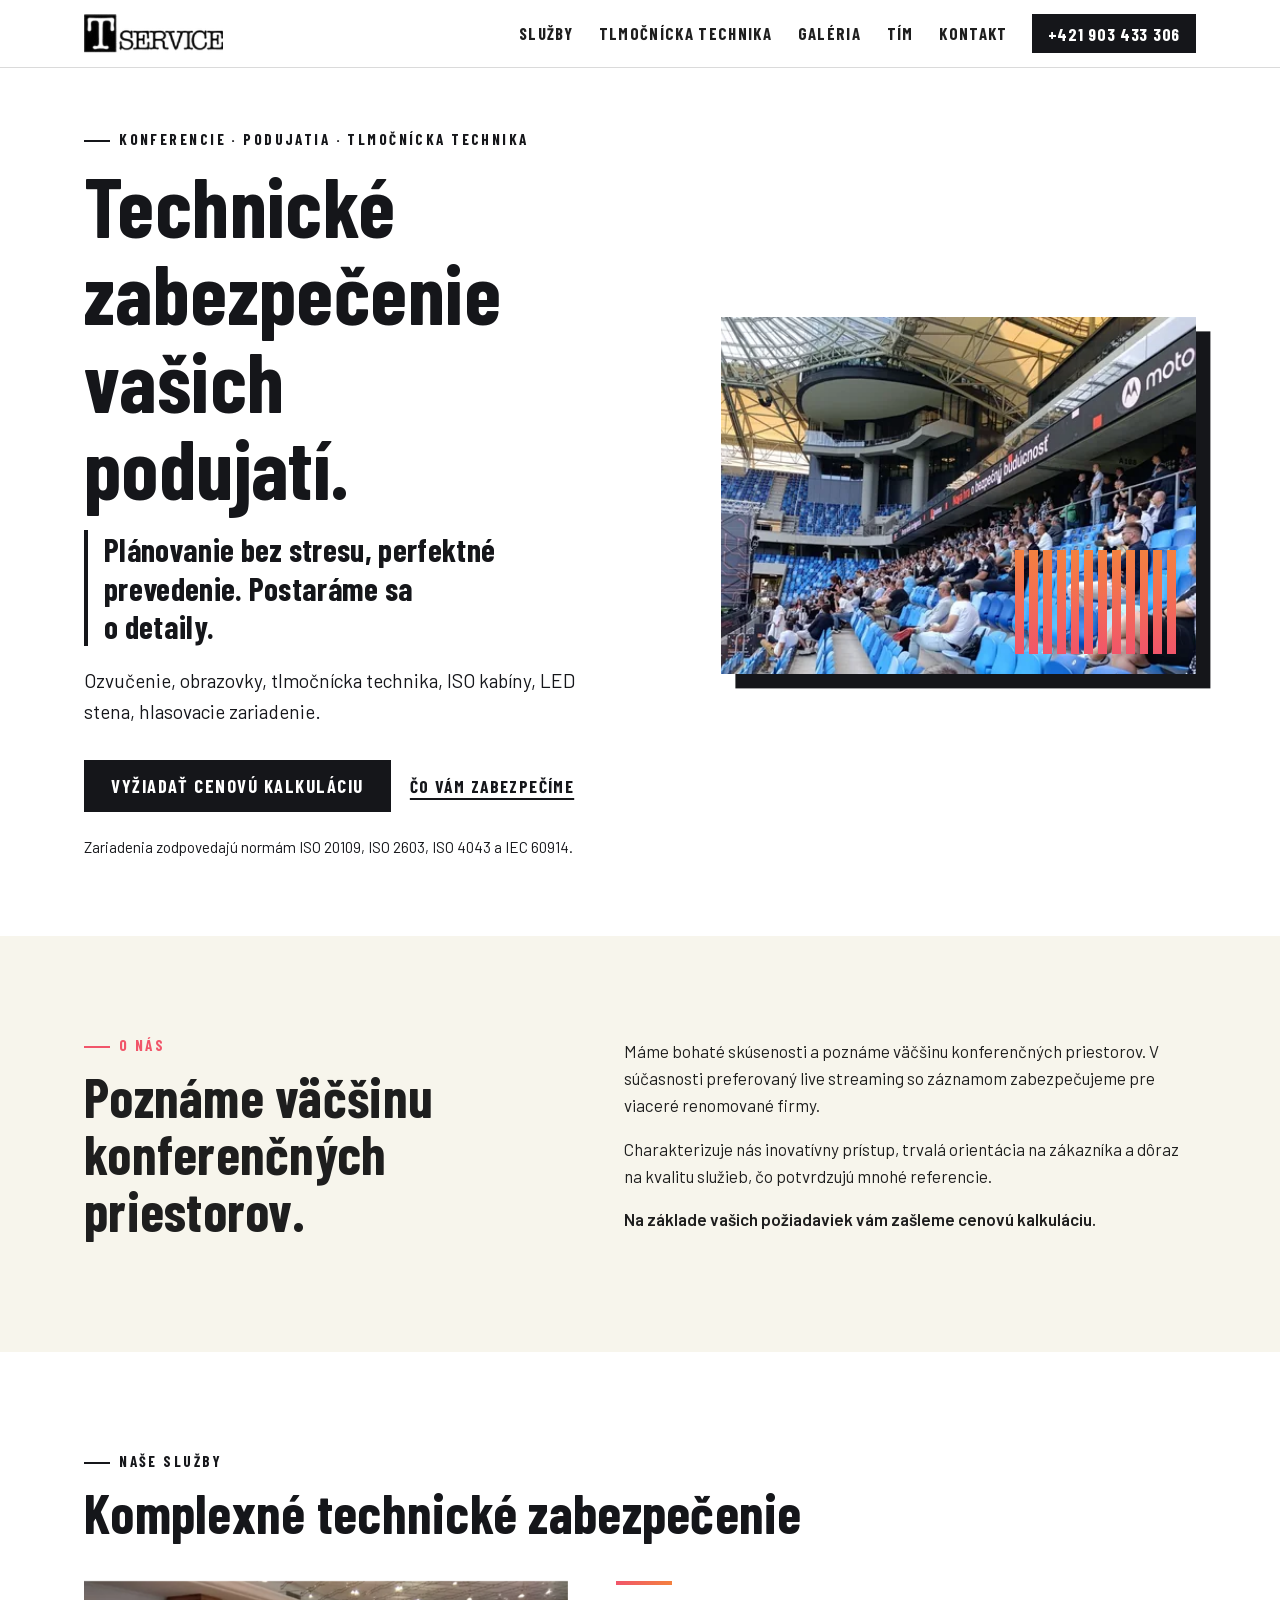
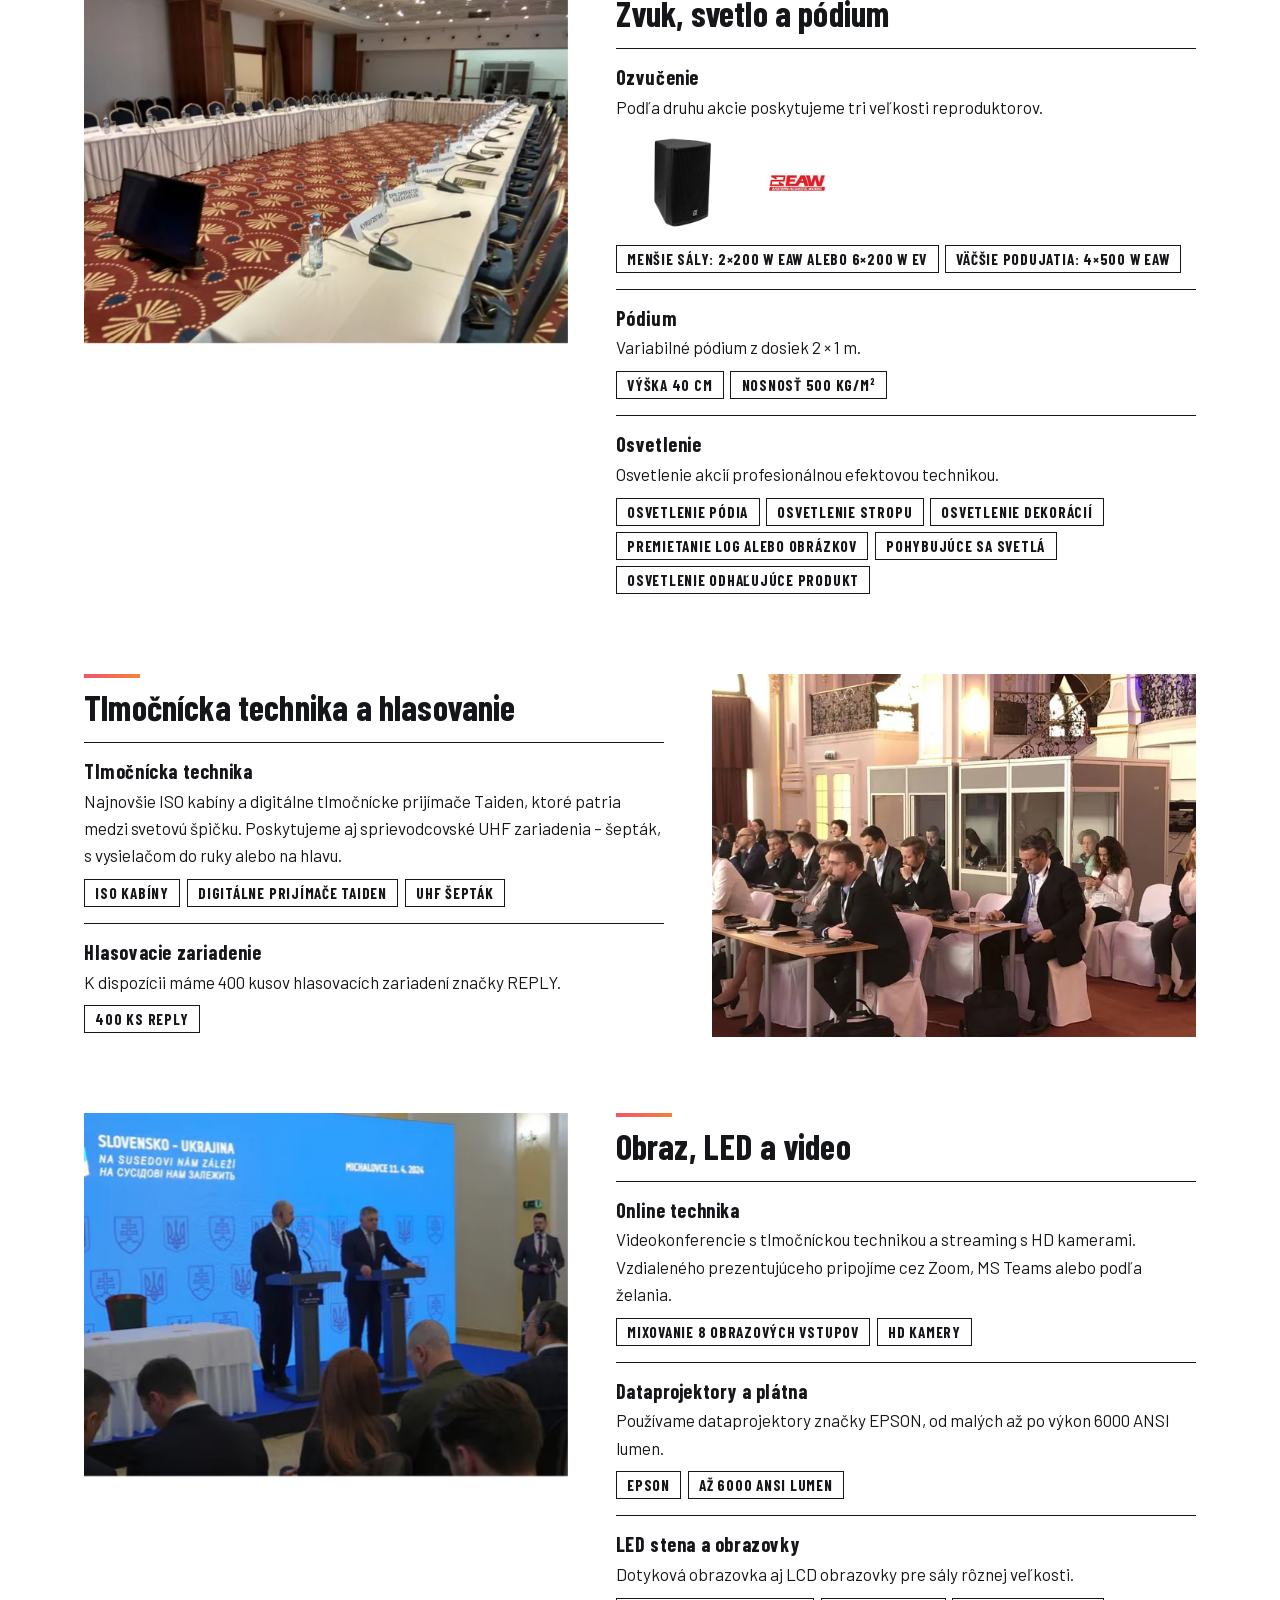
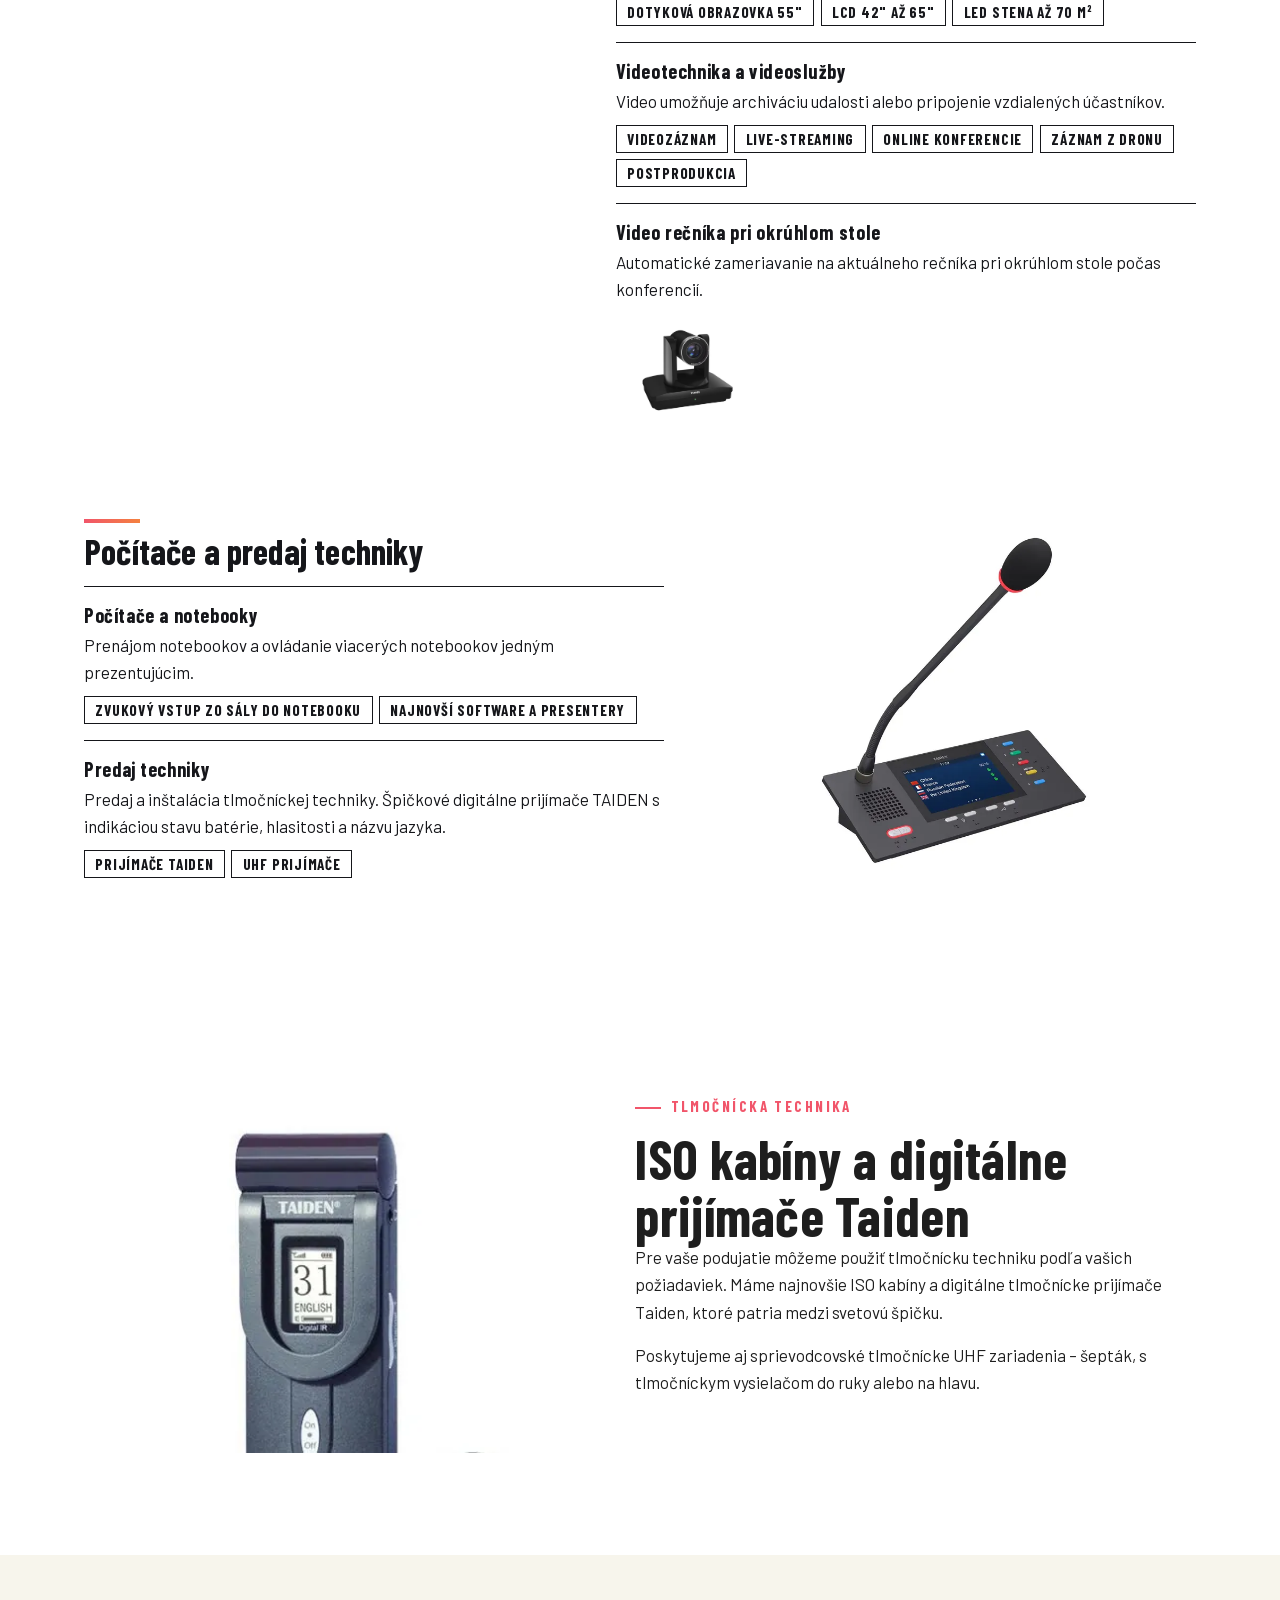
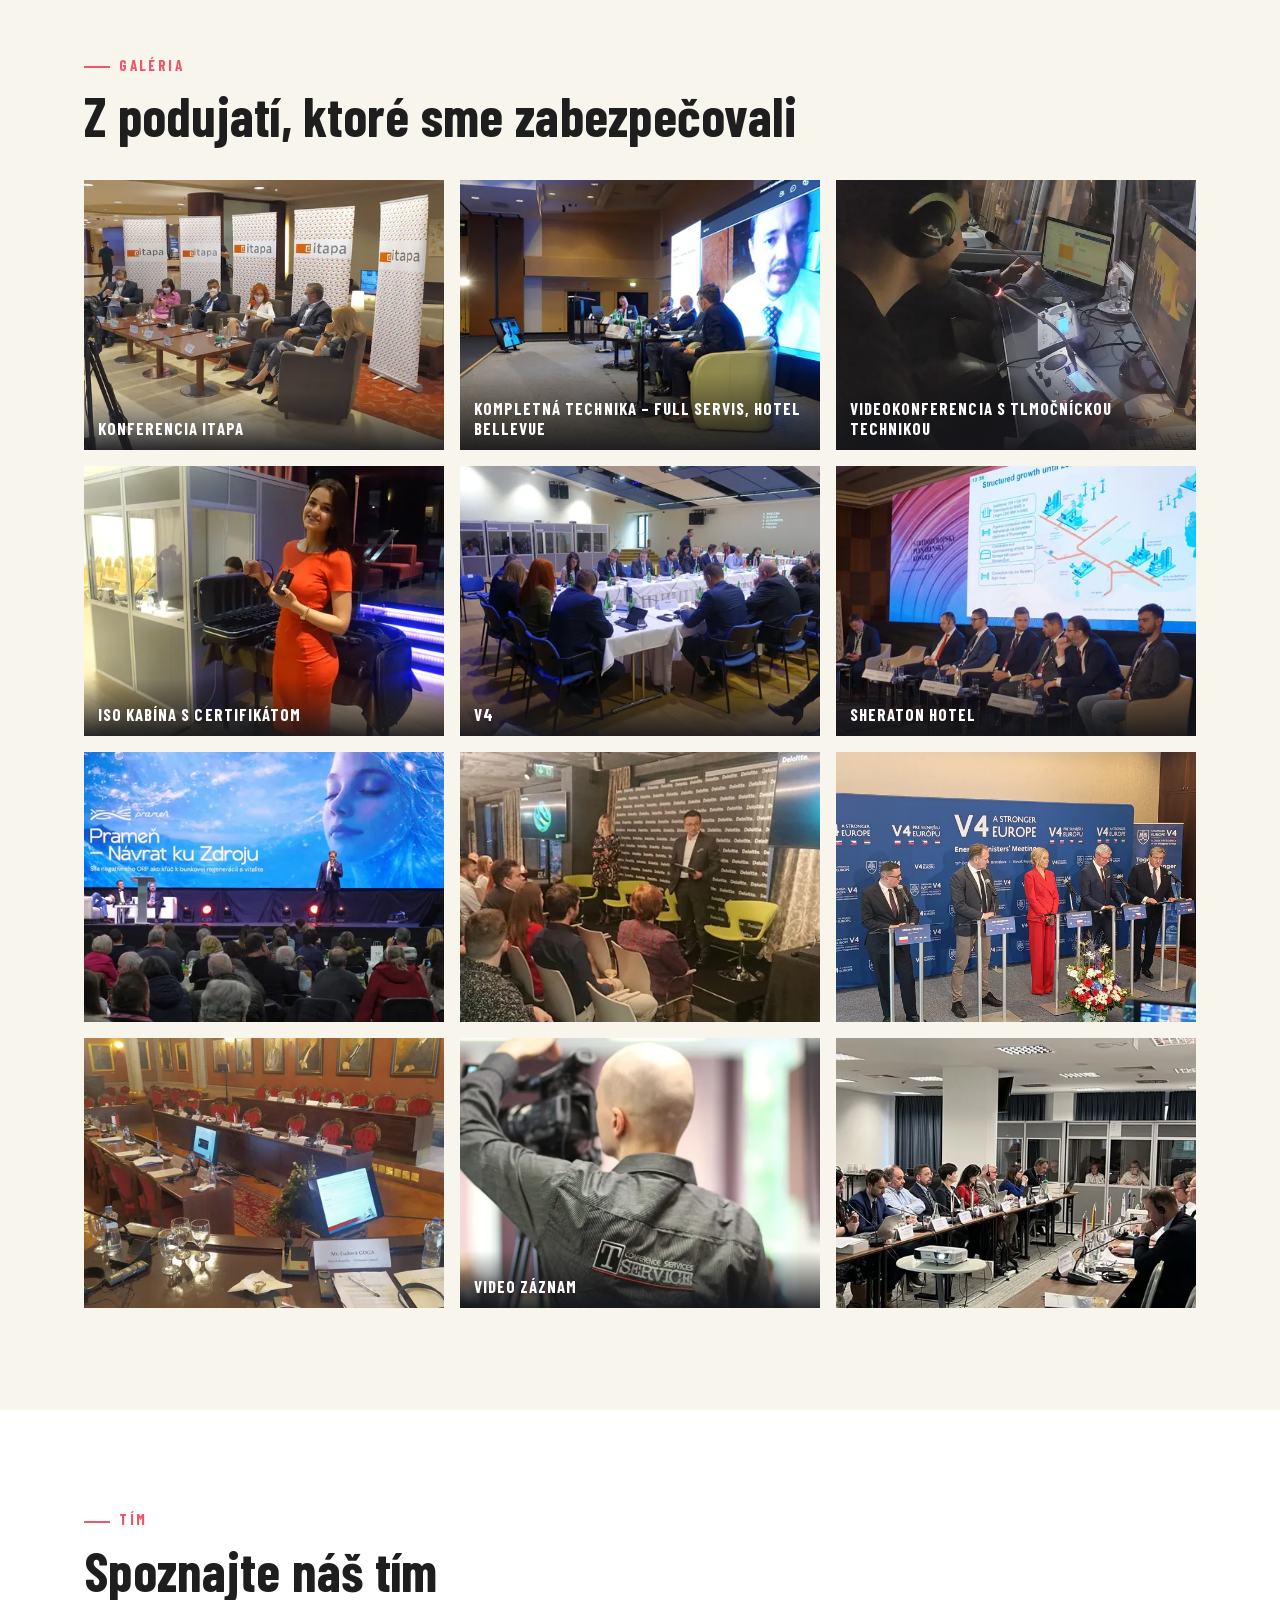
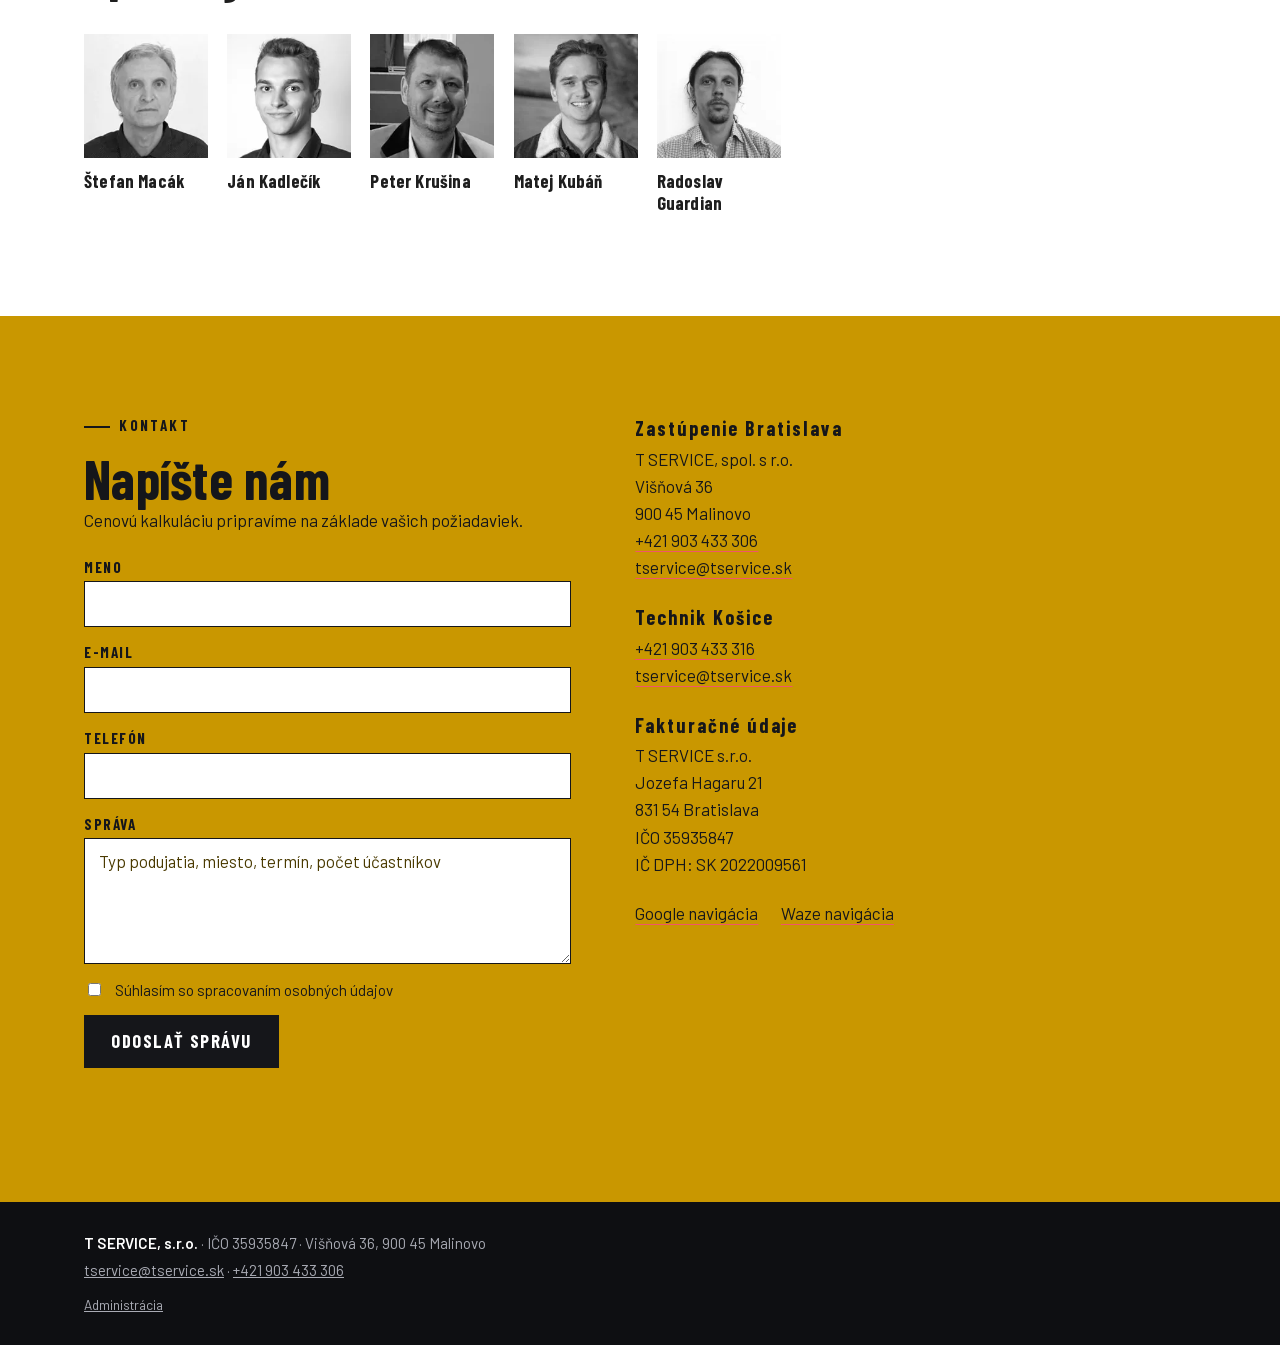
<file: index.html>
<!doctype html>
<html lang="sk">
<head>
<meta charset="utf-8">
<meta name="viewport" content="width=device-width, initial-scale=1">
<title>T SERVICE – technické zabezpečenie konferencií a podujatí, Bratislava</title>
<meta name="description" content="T SERVICE, s.r.o.: technické zabezpečenie konferencií a podujatí – ozvučenie, tlmočnícka technika a ISO kabíny, LED stena, streaming a hlasovacie zariadenie.">

<meta name="theme-color" content="#15161a">
<link rel="canonical" href="https://tservice.sk/">
<meta property="og:type" content="website">
<meta property="og:locale" content="sk_SK">
<meta property="og:title" content="T SERVICE – technické zabezpečenie konferencií a podujatí, Bratislava">
<meta property="og:description" content="T SERVICE, s.r.o.: technické zabezpečenie konferencií a podujatí – ozvučenie, tlmočnícka technika a ISO kabíny, LED stena, streaming a hlasovacie zariadenie.">
<meta property="og:url" content="https://tservice.sk/">
<meta property="og:image" content="https://tservice.sk/og.jpg">
<meta property="og:image:width" content="1200"><meta property="og:image:height" content="630">
<meta name="twitter:card" content="summary_large_image">
<link rel="preload" href="/fonts/BarlowCondensed-700-latin-ext.woff2" as="font" type="font/woff2" crossorigin>
<link rel="stylesheet" href="/css/style.css?v=3f7f256399">

<script type="application/ld+json">{"@context": "https://schema.org", "@type": "LocalBusiness", "name": "T SERVICE, s.r.o.", "url": "https://tservice.sk/", "description": "T SERVICE, s.r.o.: technické zabezpečenie konferencií a podujatí – ozvučenie, tlmočnícka technika a ISO kabíny, LED stena, streaming a hlasovacie zariadenie.", "telephone": "+421 903 433 306", "email": "tservice@tservice.sk", "address": {"@type": "PostalAddress", "streetAddress": "Višňová 36", "postalCode": "900 45", "addressLocality": "Malinovo", "addressCountry": "SK"}, "taxID": "35935847", "logo": "https://tservice.sk/logo.png", "image": "https://tservice.sk/og.jpg"}</script>
</head>
<body>
<a class="skip" href="#obsah">Preskočiť na obsah</a>
<header class="hlavicka">
  <div class="wrap">
    <a href="/" class="logo"><img src="/logo.png" alt="T SERVICE, s.r.o." width="139" height="39"></a>
    <nav aria-label="Hlavné menu">
      <a href="#sluzby">Služby</a><a href="#tlmocenie">Tlmočnícka technika</a><a href="#galeria">Galéria</a><a href="#tim">Tím</a><a href="#kontakt">Kontakt</a>
    </nav>
    <a class="tel" href="tel:+421903433306">+421 903 433 306</a>
  </div>
</header>
<main id="obsah">


<section class="hero" id="uvod">
  <div class="wrap hero-mriezka">
    <div class="hero-obsah">
      <p class="stitok">Konferencie · podujatia · tlmočnícka technika</p>
      <h1>Technické zabezpečenie vašich podujatí.</h1>
      <p class="slogan">Plánovanie bez stresu, perfektné prevedenie. Postaráme sa o&nbsp;detaily.</p>
      <p class="perex">Ozvučenie, obrazovky, tlmočnícka technika, ISO kabíny, LED stena, hlasovacie zariadenie.</p>
      <p class="hero-cta"><a class="tlacitko" href="#kontakt">Vyžiadať cenovú kalkuláciu</a><a class="odkaz-svetly" href="#sluzby">Čo vám zabezpečíme</a></p>
      <p class="normy">Zariadenia zodpovedajú normám ISO 20109, ISO 2603, ISO 4043 a IEC 60914.</p>
    </div>
    <div class="hero-foto"><img src="/img/hero-1920.webp" srcset="/img/hero-640.webp 640w, /img/hero-1280.webp 1280w, /img/hero-1920.webp 1920w" sizes="(min-width: 60rem) 34rem, 100vw" width="1920" height="1019" alt="Veľká sála s LED stenou a diskusným panelom, technika T SERVICE" loading="eager" fetchpriority="high" decoding="async">
      <div class="meter" aria-hidden="true"><i></i><i></i><i></i><i></i><i></i><i></i><i></i><i></i><i></i><i></i><i></i><i></i></div>
    </div>
  </div>
</section>

<section class="sekce o-nas" id="o-nas">
  <div class="wrap dva">
    <div>
      <p class="stitok">O nás</p>
      <h2>Poznáme väčšinu konferenčných priestorov.</h2>
    </div>
    <div class="text">
      <p>Máme bohaté skúsenosti a poznáme väčšinu konferenčných priestorov. V súčasnosti preferovaný live streaming so záznamom zabezpečujeme pre viaceré renomované firmy.</p>
      <p>Charakterizuje nás inovatívny prístup, trvalá orientácia na zákazníka a dôraz na kvalitu služieb, čo potvrdzujú mnohé referencie.</p>
      <p><strong>Na základe vašich požiadaviek vám zašleme cenovú kalkuláciu.</strong></p>
    </div>
  </div>
</section>

<section class="sekce tmava pult" id="sluzby">
  <div class="wrap">
    <p class="stitok">Naše služby</p>
    <h2>Komplexné technické zabezpečenie</h2>
    <div class="skupiny">
      
      <article class="skupina">
        <div class="sk-foto"><img src="/img/sala-1-1920.webp" srcset="/img/sala-1-640.webp 640w, /img/sala-1-1280.webp 1280w, /img/sala-1-1920.webp 1920w" sizes="(min-width:60rem) 40vw, 100vw" width="1920" height="1440" alt="Konferenčná sála s ozvučením a účastníkmi" loading="lazy" decoding="async"></div>
        <div class="sk-text">
          <h3>Zvuk, svetlo a pódium</h3>
          <ul class="sl" role="list">
            
            <li><h4>Ozvučenie</h4><p>Podľa druhu akcie poskytujeme tri veľkosti reproduktorov.</p><div class="prod"><img src="/img/eaw-1024.webp" srcset="/img/eaw-640.webp 640w, /img/eaw-1024.webp 1024w" sizes="160px" width="1024" height="768" alt="Reproduktor EAW" loading="lazy" decoding="async"><img src="/img/eaw-logo-164.webp" srcset="/img/eaw-logo-164.webp 164w" sizes="90px" width="164" height="148" alt="EAW – Eastern Acoustic Works" loading="lazy" decoding="async"></div><ul class="spec" role="list"><li>Menšie sály: 2×200 W EAW alebo 6×200 W EV</li><li>Väčšie podujatia: 4×500 W EAW</li></ul></li>
            
            <li><h4>Pódium</h4><p>Variabilné pódium z dosiek 2 × 1 m.</p><ul class="spec" role="list"><li>výška 40 cm</li><li>nosnosť 500 kg/m²</li></ul></li>
            
            <li><h4>Osvetlenie</h4><p>Osvetlenie akcií profesionálnou efektovou technikou.</p><ul class="spec" role="list"><li>Osvetlenie pódia</li><li>Osvetlenie stropu</li><li>Osvetlenie dekorácií</li><li>Premietanie log alebo obrázkov</li><li>Pohybujúce sa svetlá</li><li>Osvetlenie odhaľujúce produkt</li></ul></li>
            
          </ul>
        </div>
      </article>
      
      <article class="skupina obracene">
        <div class="sk-foto"><img src="/img/iso-kabiny-1920.webp" srcset="/img/iso-kabiny-640.webp 640w, /img/iso-kabiny-1280.webp 1280w, /img/iso-kabiny-1920.webp 1920w" sizes="(min-width:60rem) 40vw, 100vw" width="1920" height="1440" alt="ISO tlmočnícke kabíny v konferenčnej sále" loading="lazy" decoding="async"></div>
        <div class="sk-text">
          <h3>Tlmočnícka technika a hlasovanie</h3>
          <ul class="sl" role="list">
            
            <li><h4>Tlmočnícka technika</h4><p>Najnovšie ISO kabíny a digitálne tlmočnícke prijímače Taiden, ktoré patria medzi svetovú špičku. Poskytujeme aj sprievodcovské UHF zariadenia – šepták, s vysielačom do ruky alebo na hlavu.</p><ul class="spec" role="list"><li>ISO kabíny</li><li>Digitálne prijímače Taiden</li><li>UHF šepták</li></ul></li>
            
            <li><h4>Hlasovacie zariadenie</h4><p>K dispozícii máme 400 kusov hlasovacích zariadení značky REPLY.</p><ul class="spec" role="list"><li>400 ks REPLY</li></ul></li>
            
          </ul>
        </div>
      </article>
      
      <article class="skupina">
        <div class="sk-foto"><img src="/img/led-stena-1920.webp" srcset="/img/led-stena-640.webp 640w, /img/led-stena-1280.webp 1280w, /img/led-stena-1920.webp 1920w" sizes="(min-width:60rem) 40vw, 100vw" width="1920" height="1082" alt="LED stena a diskusný panel na konferencii" loading="lazy" decoding="async"></div>
        <div class="sk-text">
          <h3>Obraz, LED a video</h3>
          <ul class="sl" role="list">
            
            <li><h4>Online technika</h4><p>Videokonferencie s tlmočníckou technikou a streaming s HD kamerami. Vzdialeného prezentujúceho pripojíme cez Zoom, MS Teams alebo podľa želania.</p><ul class="spec" role="list"><li>Mixovanie 8 obrazových vstupov</li><li>HD kamery</li></ul></li>
            
            <li><h4>Dataprojektory a plátna</h4><p>Používame dataprojektory značky EPSON, od malých až po výkon 6000 ANSI lumen.</p><ul class="spec" role="list"><li>EPSON</li><li>až 6000 ANSI lumen</li></ul></li>
            
            <li><h4>LED stena a obrazovky</h4><p>Dotyková obrazovka aj LCD obrazovky pre sály rôznej veľkosti.</p><ul class="spec" role="list"><li>Dotyková obrazovka 55&#34;</li><li>LCD 42&#34; až 65&#34;</li><li>LED stena až 70 m²</li></ul></li>
            
            <li><h4>Videotechnika a videoslužby</h4><p>Video umožňuje archiváciu udalosti alebo pripojenie vzdialených účastníkov.</p><ul class="spec" role="list"><li>Videozáznam</li><li>Live-streaming</li><li>Online konferencie</li><li>Záznam z dronu</li><li>Postprodukcia</li></ul></li>
            
            <li><h4>Video rečníka pri okrúhlom stole</h4><p>Automatické zameriavanie na aktuálneho rečníka pri okrúhlom stole počas konferencií.</p><div class="prod"><img src="/img/kamera-1315.webp" srcset="/img/kamera-640.webp 640w, /img/kamera-1280.webp 1280w, /img/kamera-1315.webp 1315w" sizes="160px" width="1315" height="1120" alt="HD kamera Taiden" loading="lazy" decoding="async"></div></li>
            
          </ul>
        </div>
      </article>
      
      <article class="skupina obracene">
        <div class="sk-foto"><img src="/img/mikrofon-1330.webp" srcset="/img/mikrofon-640.webp 640w, /img/mikrofon-1280.webp 1280w, /img/mikrofon-1330.webp 1330w" sizes="(min-width:60rem) 40vw, 100vw" width="1330" height="1418" alt="Konferenčný digitálny mikrofón Taiden s displejom" loading="lazy" decoding="async"></div>
        <div class="sk-text">
          <h3>Počítače a predaj techniky</h3>
          <ul class="sl" role="list">
            
            <li><h4>Počítače a notebooky</h4><p>Prenájom notebookov a ovládanie viacerých notebookov jedným prezentujúcim.</p><ul class="spec" role="list"><li>Zvukový vstup zo sály do notebooku</li><li>Najnovší software a presentery</li></ul></li>
            
            <li><h4>Predaj techniky</h4><p>Predaj a inštalácia tlmočníckej techniky. Špičkové digitálne prijímače TAIDEN s indikáciou stavu batérie, hlasitosti a názvu jazyka.</p><ul class="spec" role="list"><li>Prijímače TAIDEN</li><li>UHF prijímače</li></ul></li>
            
          </ul>
        </div>
      </article>
      
    </div>
  </div>
</section>

<section class="sekce tlmocenie" id="tlmocenie">
  <div class="wrap dva">
    <div class="foto-stack">
      <img src="/img/prijimac-taiden-388.webp" srcset="/img/prijimac-taiden-388.webp 388w" sizes="(min-width: 60rem) 24rem, 80vw" width="388" height="358" alt="Digitálny tlmočnícky prijímač Taiden" loading="lazy" decoding="async">
    </div>
    <div class="text">
      <p class="stitok">Tlmočnícka technika</p>
      <h2>ISO kabíny a digitálne prijímače Taiden</h2>
      <p>Pre vaše podujatie môžeme použiť tlmočnícku techniku podľa vašich požiadaviek. Máme najnovšie ISO kabíny a digitálne tlmočnícke prijímače Taiden, ktoré patria medzi svetovú špičku.</p>
      <p>Poskytujeme aj sprievodcovské tlmočnícke UHF zariadenia – šepták, s tlmočníckym vysielačom do ruky alebo na hlavu.</p>
      
    </div>
  </div>
</section>

<section class="sekce galeria" id="galeria">
  <div class="wrap">
    <p class="stitok">Galéria</p>
    <h2>Z podujatí, ktoré sme zabezpečovali</h2>
    <ul class="mriezka" role="list">
      
      <li><img src="/img/itapa-1920.webp" srcset="/img/itapa-640.webp 640w, /img/itapa-1280.webp 1280w, /img/itapa-1920.webp 1920w" sizes="(min-width: 60rem) 33vw, (min-width: 36rem) 50vw, 100vw" width="1920" height="1152" alt="Konferencia Itapa, kamera a rozhovor pred bannermi" loading="lazy" decoding="async"><span>Konferencia Itapa</span></li>
      
      <li><img src="/img/hotel-bellevue-1920.webp" srcset="/img/hotel-bellevue-640.webp 640w, /img/hotel-bellevue-1280.webp 1280w, /img/hotel-bellevue-1920.webp 1920w" sizes="(min-width: 60rem) 33vw, (min-width: 36rem) 50vw, 100vw" width="1920" height="1062" alt="Konferenčná sála s LED stenou a diskusným panelom" loading="lazy" decoding="async"><span>Kompletná technika – full servis, hotel Bellevue</span></li>
      
      <li><img src="/img/tlmocnik-1920.webp" srcset="/img/tlmocnik-640.webp 640w, /img/tlmocnik-1280.webp 1280w, /img/tlmocnik-1920.webp 1920w" sizes="(min-width: 60rem) 33vw, (min-width: 36rem) 50vw, 100vw" width="1920" height="1404" alt="Tlmočník pri tlmočníckom pulte" loading="lazy" decoding="async"><span>Videokonferencia s tlmočníckou technikou</span></li>
      
      <li><img src="/img/iso-certifikat-1920.webp" srcset="/img/iso-certifikat-640.webp 640w, /img/iso-certifikat-1280.webp 1280w, /img/iso-certifikat-1920.webp 1920w" sizes="(min-width: 60rem) 33vw, (min-width: 36rem) 50vw, 100vw" width="1920" height="1082" alt="ISO tlmočnícka kabína v sále" loading="lazy" decoding="async"><span>ISO kabína s certifikátom</span></li>
      
      <li><img src="/img/v4-1920.webp" srcset="/img/v4-640.webp 640w, /img/v4-1280.webp 1280w, /img/v4-1920.webp 1920w" sizes="(min-width: 60rem) 33vw, (min-width: 36rem) 50vw, 100vw" width="1920" height="1082" alt="Rokovanie V4 so zástupcami krajín" loading="lazy" decoding="async"><span>V4</span></li>
      
      <li><img src="/img/sheraton-1920.webp" srcset="/img/sheraton-640.webp 640w, /img/sheraton-1280.webp 1280w, /img/sheraton-1920.webp 1920w" sizes="(min-width: 60rem) 33vw, (min-width: 36rem) 50vw, 100vw" width="1920" height="1082" alt="Konferenčná sála v hoteli Sheraton" loading="lazy" decoding="async"><span>Sheraton hotel</span></li>
      
      <li><img src="/img/pramen-1920.webp" srcset="/img/pramen-640.webp 640w, /img/pramen-1280.webp 1280w, /img/pramen-1920.webp 1920w" sizes="(min-width: 60rem) 33vw, (min-width: 36rem) 50vw, 100vw" width="1920" height="1082" alt="Veľká sála s LED stenou" loading="lazy" decoding="async"></li>
      
      <li><img src="/img/akcia-3-1024.webp" srcset="/img/akcia-3-640.webp 640w, /img/akcia-3-1024.webp 1024w" sizes="(min-width: 60rem) 33vw, (min-width: 36rem) 50vw, 100vw" width="1024" height="525" alt="Podujatie s technikou T SERVICE" loading="lazy" decoding="async"></li>
      
      <li><img src="/img/grand-river-1920.webp" srcset="/img/grand-river-640.webp 640w, /img/grand-river-1280.webp 1280w, /img/grand-river-1920.webp 1920w" sizes="(min-width: 60rem) 33vw, (min-width: 36rem) 50vw, 100vw" width="1920" height="1446" alt="Konferenčné rokovanie V4" loading="lazy" decoding="async"></li>
      
      <li><img src="/img/sala-2-1920.webp" srcset="/img/sala-2-640.webp 640w, /img/sala-2-1280.webp 1280w, /img/sala-2-1920.webp 1920w" sizes="(min-width: 60rem) 33vw, (min-width: 36rem) 50vw, 100vw" width="1920" height="1080" alt="Konferenčná sála s účastníkmi a technikou T SERVICE" loading="lazy" decoding="async"></li>
      
      <li><img src="/img/video-800.webp" srcset="/img/video-640.webp 640w, /img/video-800.webp 800w" sizes="(min-width: 60rem) 33vw, (min-width: 36rem) 50vw, 100vw" width="800" height="533" alt="Kameraman v bunde T SERVICE" loading="lazy" decoding="async"><span>Video záznam</span></li>
      
      <li><img src="/img/akcia-1-1181.webp" srcset="/img/akcia-1-640.webp 640w, /img/akcia-1-1181.webp 1181w" sizes="(min-width: 60rem) 33vw, (min-width: 36rem) 50vw, 100vw" width="1181" height="705" alt="Rokovacia sála s tlmočníckym zariadením" loading="lazy" decoding="async"></li>
      
    </ul>
  </div>
</section>

<section class="sekce tim" id="tim">
  <div class="wrap">
    <p class="stitok">Tím</p>
    <h2>Spoznajte náš tím</h2>
    <ul class="ludia" role="list">
      
      <li><img src="/img/stefan-macak-200.webp" srcset="/img/stefan-macak-200.webp 200w" sizes="200px" width="200" height="200" alt="Štefan Macák" loading="lazy" decoding="async"><strong>Štefan Macák</strong></li>
      
      <li><img src="/img/jan-kadlecik-200.webp" srcset="/img/jan-kadlecik-200.webp 200w" sizes="200px" width="200" height="200" alt="Ján Kadlečík" loading="lazy" decoding="async"><strong>Ján Kadlečík</strong></li>
      
      <li><img src="/img/peter-krusina-200.webp" srcset="/img/peter-krusina-200.webp 200w" sizes="200px" width="200" height="200" alt="Peter Krušina" loading="lazy" decoding="async"><strong>Peter Krušina</strong></li>
      
      <li><img src="/img/matej-kuban-200.webp" srcset="/img/matej-kuban-200.webp 200w" sizes="200px" width="200" height="200" alt="Matej Kubáň" loading="lazy" decoding="async"><strong>Matej Kubáň</strong></li>
      
      <li><img src="/img/radoslav-guardian-200.webp" srcset="/img/radoslav-guardian-200.webp 200w" sizes="200px" width="200" height="212" alt="Radoslav Guardian" loading="lazy" decoding="async"><strong>Radoslav Guardian</strong></li>
      
    </ul>
  </div>
</section>

<section class="sekce tmava kontakt" id="kontakt">
  <div class="wrap dva">
    <div class="text">
      <p class="stitok">Kontakt</p>
      <h2>Napíšte nám</h2>
      <p>Cenovú kalkuláciu pripravíme na základe vašich požiadaviek.</p>
      <form class="formular" method="post" action="https://formsubmit.co/ajax/tservice@tservice.sk" data-endpoint="https://formsubmit.co/ajax/tservice@tservice.sk" data-demo="0">
  <label>Meno <input name="meno" autocomplete="name" required></label>
  <label>E-mail <input name="email" type="email" autocomplete="email" required></label>
  <label>Telefón <input name="telefon" type="tel" autocomplete="tel"></label>
  <label>Správa <textarea name="sprava" rows="5" required placeholder="Typ podujatia, miesto, termín, počet účastníkov"></textarea></label>
  <div class="past" aria-hidden="true"><label>Nevyplňovať <input name="_gotcha" tabindex="-1" autocomplete="off"></label></div>
  <input type="hidden" name="_subject" value="Dopyt z webu tservice.sk">
  <label class="suhlas"><input type="checkbox" name="suhlas" required> Súhlasím so spracovaním osobných údajov</label>
  <button type="submit">Odoslať správu</button>
  <p class="formular-stav" role="status" aria-live="polite"></p>
</form>
    </div>
    <div class="adresy">
      
      <h3>Zastúpenie Bratislava</h3>
      <p>T SERVICE, spol. s r.o.<br>Višňová 36<br>900 45 Malinovo<br><a href="tel:+421903433306">+421 903 433 306</a><br><a href="mailto:tservice@tservice.sk">tservice@tservice.sk</a></p>
      
      <h3>Technik Košice</h3>
      <p><a href="tel:+421903433316">+421 903 433 316</a><br><a href="mailto:tservice@tservice.sk">tservice@tservice.sk</a></p>
      
      <h3>Fakturačné údaje</h3>
      <p>T SERVICE s.r.o.<br>Jozefa Hagaru 21<br>831 54 Bratislava<br>IČO 35935847<br>IČ DPH: SK 2022009561</p>
      
      <p class="navig"><a href="https://goo.gl/maps/fBU4MZY7JnPTg8dZ7" rel="noopener">Google navigácia</a><a href="http://waze.to/?ll=48.126079,17.091828" rel="noopener">Waze navigácia</a></p>
    </div>
  </div>
</section>

</main>
<footer class="paticka">
  <div class="wrap">
    <p><strong>T SERVICE, s.r.o.</strong> · IČO 35935847 · Višňová 36, 900 45 Malinovo</p>
    <p><a href="mailto:tservice@tservice.sk">tservice@tservice.sk</a> · <a href="tel:+421903433306">+421 903 433 306</a></p>
    <p class="admin-odkaz"><a href="/admin/" rel="nofollow">Administrácia</a></p>
  </div>
</footer>
<script src="/js/main.js?v=b5bc396b30" defer></script>
</body>
</html>
</file>
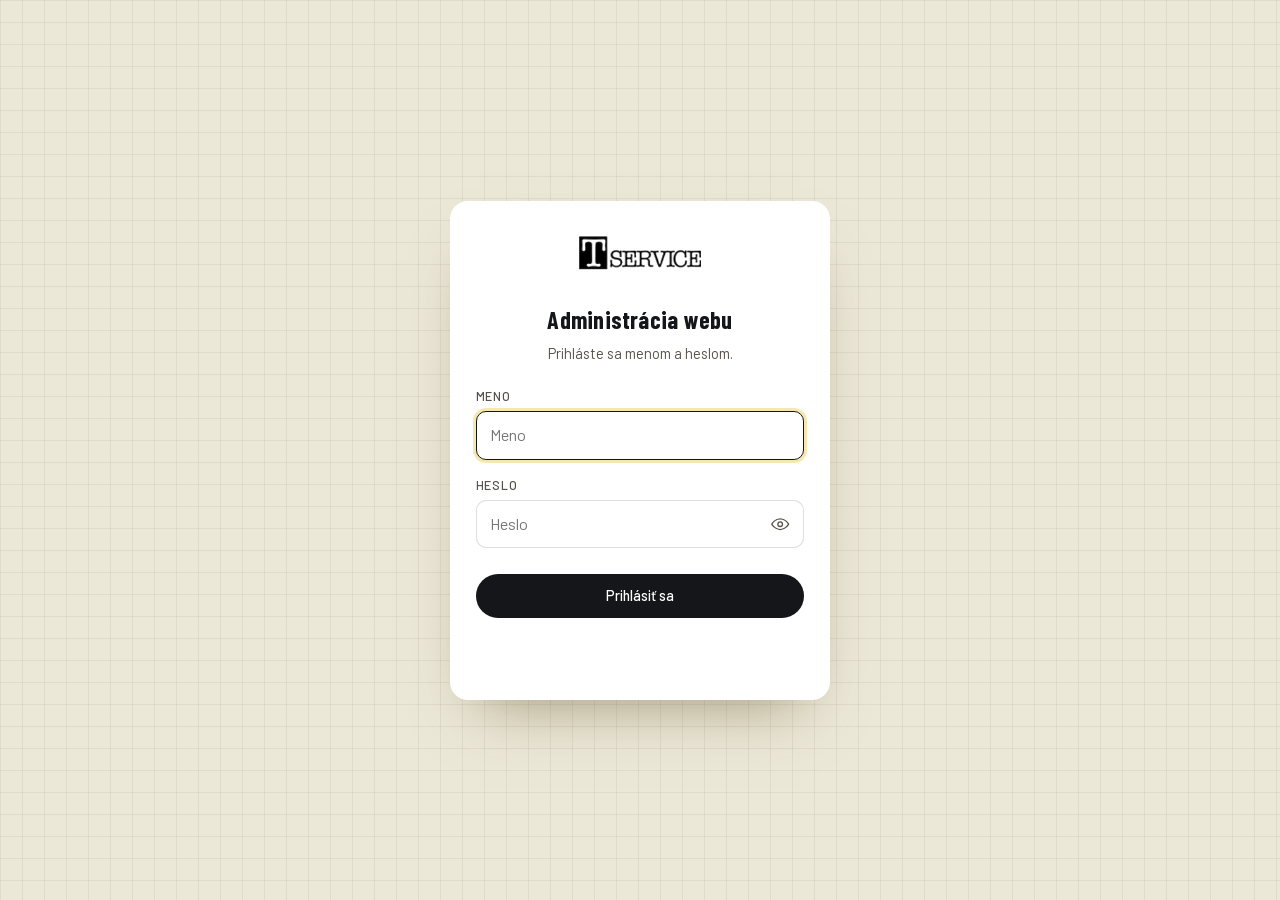
<file: admin/index.html>
<!DOCTYPE html>
<html lang="sk">
<head>
<meta charset="utf-8">
<meta name="viewport" content="width=device-width, initial-scale=1, viewport-fit=cover">
<meta name="robots" content="noindex, nofollow">
<meta name="theme-color" content="#f7f5ec">
<title>Administrácia – T SERVICE</title>
<link rel="stylesheet" href="admin.css?v=6881874801">
</head>
<body>
<div id="app" aria-live="polite"><div class="boot"><span class="spin"></span></div></div>
<div id="toasts" aria-live="polite"></div>
<div id="modal-root"></div>
<script src="admin.js?v=753de704c9"></script>
</body>
</html>
</file>
<file: css/style.css>
@font-face{font-family:'Barlow';font-weight:400;font-style:normal;font-display:swap;src:url(../fonts/Barlow-400-latin-ext.woff2) format('woff2');unicode-range:U+0100-02BA, U+02BD-02C5, U+02C7-02CC, U+02CE-02D7, U+02DD-02FF, U+0304, U+0308, U+0329, U+1D00-1DBF, U+1E00-1E9F, U+1EF2-1EFF, U+2020, U+20A0-20AB, U+20AD-20C4, U+2113, U+2C60-2C7F, U+A720-A7FF}
@font-face{font-family:'Barlow';font-weight:400;font-style:normal;font-display:swap;src:url(../fonts/Barlow-400-latin.woff2) format('woff2');unicode-range:U+0000-00FF, U+0131, U+0152-0153, U+02BB-02BC, U+02C6, U+02DA, U+02DC, U+0304, U+0308, U+0329, U+2000-206F, U+20AC, U+2122, U+2191, U+2193, U+2212, U+2215, U+FEFF, U+FFFD}
@font-face{font-family:'Barlow';font-weight:500;font-style:normal;font-display:swap;src:url(../fonts/Barlow-500-latin-ext.woff2) format('woff2');unicode-range:U+0100-02BA, U+02BD-02C5, U+02C7-02CC, U+02CE-02D7, U+02DD-02FF, U+0304, U+0308, U+0329, U+1D00-1DBF, U+1E00-1E9F, U+1EF2-1EFF, U+2020, U+20A0-20AB, U+20AD-20C4, U+2113, U+2C60-2C7F, U+A720-A7FF}
@font-face{font-family:'Barlow';font-weight:500;font-style:normal;font-display:swap;src:url(../fonts/Barlow-500-latin.woff2) format('woff2');unicode-range:U+0000-00FF, U+0131, U+0152-0153, U+02BB-02BC, U+02C6, U+02DA, U+02DC, U+0304, U+0308, U+0329, U+2000-206F, U+20AC, U+2122, U+2191, U+2193, U+2212, U+2215, U+FEFF, U+FFFD}
@font-face{font-family:'Barlow';font-weight:600;font-style:normal;font-display:swap;src:url(../fonts/Barlow-600-latin-ext.woff2) format('woff2');unicode-range:U+0100-02BA, U+02BD-02C5, U+02C7-02CC, U+02CE-02D7, U+02DD-02FF, U+0304, U+0308, U+0329, U+1D00-1DBF, U+1E00-1E9F, U+1EF2-1EFF, U+2020, U+20A0-20AB, U+20AD-20C4, U+2113, U+2C60-2C7F, U+A720-A7FF}
@font-face{font-family:'Barlow';font-weight:600;font-style:normal;font-display:swap;src:url(../fonts/Barlow-600-latin.woff2) format('woff2');unicode-range:U+0000-00FF, U+0131, U+0152-0153, U+02BB-02BC, U+02C6, U+02DA, U+02DC, U+0304, U+0308, U+0329, U+2000-206F, U+20AC, U+2122, U+2191, U+2193, U+2212, U+2215, U+FEFF, U+FFFD}
@font-face{font-family:'Barlow Condensed';font-weight:500;font-style:normal;font-display:swap;src:url(../fonts/BarlowCondensed-500-latin-ext.woff2) format('woff2');unicode-range:U+0100-02BA, U+02BD-02C5, U+02C7-02CC, U+02CE-02D7, U+02DD-02FF, U+0304, U+0308, U+0329, U+1D00-1DBF, U+1E00-1E9F, U+1EF2-1EFF, U+2020, U+20A0-20AB, U+20AD-20C4, U+2113, U+2C60-2C7F, U+A720-A7FF}
@font-face{font-family:'Barlow Condensed';font-weight:500;font-style:normal;font-display:swap;src:url(../fonts/BarlowCondensed-500-latin.woff2) format('woff2');unicode-range:U+0000-00FF, U+0131, U+0152-0153, U+02BB-02BC, U+02C6, U+02DA, U+02DC, U+0304, U+0308, U+0329, U+2000-206F, U+20AC, U+2122, U+2191, U+2193, U+2212, U+2215, U+FEFF, U+FFFD}
@font-face{font-family:'Barlow Condensed';font-weight:600;font-style:normal;font-display:swap;src:url(../fonts/BarlowCondensed-600-latin-ext.woff2) format('woff2');unicode-range:U+0100-02BA, U+02BD-02C5, U+02C7-02CC, U+02CE-02D7, U+02DD-02FF, U+0304, U+0308, U+0329, U+1D00-1DBF, U+1E00-1E9F, U+1EF2-1EFF, U+2020, U+20A0-20AB, U+20AD-20C4, U+2113, U+2C60-2C7F, U+A720-A7FF}
@font-face{font-family:'Barlow Condensed';font-weight:600;font-style:normal;font-display:swap;src:url(../fonts/BarlowCondensed-600-latin.woff2) format('woff2');unicode-range:U+0000-00FF, U+0131, U+0152-0153, U+02BB-02BC, U+02C6, U+02DA, U+02DC, U+0304, U+0308, U+0329, U+2000-206F, U+20AC, U+2122, U+2191, U+2193, U+2212, U+2215, U+FEFF, U+FFFD}
@font-face{font-family:'Barlow Condensed';font-weight:100 700;font-style:normal;font-display:swap;src:url(../fonts/BarlowCondensed-700-latin-ext.woff2) format('woff2');unicode-range:U+0100-02BA, U+02BD-02C5, U+02C7-02CC, U+02CE-02D7, U+02DD-02FF, U+0304, U+0308, U+0329, U+1D00-1DBF, U+1E00-1E9F, U+1EF2-1EFF, U+2020, U+20A0-20AB, U+20AD-20C4, U+2113, U+2C60-2C7F, U+A720-A7FF}
@font-face{font-family:'Barlow Condensed';font-weight:100 700;font-style:normal;font-display:swap;src:url(../fonts/BarlowCondensed-700-latin.woff2) format('woff2');unicode-range:U+0000-00FF, U+0131, U+0152-0153, U+02BB-02BC, U+02C6, U+02DA, U+02DC, U+0304, U+0308, U+0329, U+2000-206F, U+20AC, U+2122, U+2191, U+2193, U+2212, U+2215, U+FEFF, U+FFFD}

:root{--ral1005:#c99700;--ink:#15161a;--ink2:#1e1e1e;--pap:#f7f5ec;--cervena:#f1556a;--oranz:#f4813f;--sedá:#696969;--cara:#dadada;--wrap:72rem}
*{box-sizing:border-box}html{scroll-behavior:smooth;scroll-padding-top:5rem}
body{margin:0;font:400 1.0625rem/1.6 'Barlow',system-ui,sans-serif;color:var(--ink2);background:#fff;-webkit-font-smoothing:antialiased}
img{display:block;max-width:100%;height:auto}a{color:inherit}
h1,h2,h3{font-family:'Barlow Condensed','Barlow',sans-serif;font-weight:700;line-height:1.05;margin:0;letter-spacing:.005em}
h1{font-size:clamp(2.6rem,7vw,5.2rem)}h2{font-size:clamp(2.1rem,4.6vw,3.4rem)}h3{font-size:clamp(1.7rem,3vw,2.2rem)}
.wrap{max-width:var(--wrap);margin:0 auto;padding:0 1.25rem}
.skip{position:absolute;left:-999px}.skip:focus{left:1rem;top:1rem;background:#fff;padding:.5rem 1rem;z-index:99}
.stitok{font:600 .95rem/1 'Barlow Condensed',sans-serif;letter-spacing:.16em;text-transform:uppercase;color:var(--cervena);margin:0 0 .9rem}
.stitok::before{content:"";display:inline-block;width:1.6rem;height:2px;background:currentColor;vertical-align:middle;margin-right:.6rem}
.hlavicka{position:sticky;top:0;z-index:20;background:#fff;border-bottom:1px solid var(--cara)}
.hlavicka .wrap{display:flex;align-items:center;gap:1.5rem;min-height:4.2rem}
.logo img{height:39px;width:auto}
.hlavicka nav{display:flex;gap:1.6rem;margin-left:auto}
.hlavicka nav a{font:600 1.05rem 'Barlow Condensed',sans-serif;text-transform:uppercase;letter-spacing:.08em;text-decoration:none;padding:.4rem 0;border-bottom:2px solid transparent}
.hlavicka nav a:hover,.hlavicka nav a:focus-visible{border-color:var(--cervena)}
.tel{font:700 1.1rem 'Barlow Condensed',sans-serif;letter-spacing:.04em;text-decoration:none;background:var(--ink);color:#fff;padding:.55rem 1rem;white-space:nowrap}
.tel:hover{background:var(--cervena)}
/* Úvod na bielom pozadí (klient 10. 11. 2026), tmavý text */
.hero{position:relative;background:#fff;color:var(--ink);overflow:hidden}
.hero-mriezka{display:grid;gap:2.2rem;grid-template-columns:minmax(0,1fr);padding-top:clamp(2.4rem,5vw,4.5rem);padding-bottom:clamp(3rem,6vw,5rem);align-items:center}
@media(min-width:60rem){.hero-mriezka{grid-template-columns:minmax(0,1.1fr) minmax(0,.9fr);gap:3.5rem}}
.hero-obsah{position:relative;min-width:0}
.hero .stitok{color:var(--ink)}
.hero h1{max-width:13ch;color:var(--ink)}
.hero .slogan{font:600 clamp(1.45rem,2.6vw,2rem)/1.2 'Barlow Condensed','Barlow',sans-serif;letter-spacing:.01em;max-width:30ch;margin:1.2rem 0 0;padding-left:1rem;border-left:4px solid var(--ink);color:var(--ink)}
.hero .perex{font-size:1.2rem;max-width:34rem;margin:1.3rem 0 2rem;color:var(--ink)}
.hero-foto{position:relative;min-width:0}
.hero-foto img{width:100%;aspect-ratio:4/3;object-fit:cover;box-shadow:.9rem .9rem 0 var(--ink)}
.hero .tlacitko{background:var(--ink);color:#fff}.hero .tlacitko:hover,.hero .tlacitko:focus-visible{background:#33343b}
.hero .odkaz-svetly{color:var(--ink)}
.hero .normy{color:var(--ink)}
.hero-cta{display:flex;flex-wrap:wrap;gap:1.2rem;align-items:center;margin:0}
.tlacitko,form button{display:inline-block;background:var(--cervena);color:#15161a;font:700 1.15rem 'Barlow Condensed',sans-serif;letter-spacing:.08em;text-transform:uppercase;text-decoration:none;padding:.95rem 1.7rem;border:0;cursor:pointer}
.tlacitko:hover,form button:hover{background:var(--oranz)}
.odkaz-svetly{font:600 1.1rem 'Barlow Condensed',sans-serif;letter-spacing:.08em;text-transform:uppercase;text-decoration-thickness:2px;text-underline-offset:.3em}
.meter{position:absolute;right:1.25rem;bottom:1.25rem;display:flex;gap:5px;align-items:flex-end;height:6.5rem}
.meter i{width:.55rem;background:linear-gradient(to top,var(--cervena),var(--oranz));height:100%;transform-origin:bottom;animation:uroven 1.6s ease-in-out infinite alternate}
.meter i:nth-child(1){animation-duration:1.1s}.meter i:nth-child(2){animation-duration:1.7s;animation-delay:-.4s}.meter i:nth-child(3){animation-duration:1.3s;animation-delay:-.9s}.meter i:nth-child(4){animation-duration:2s;animation-delay:-.2s}.meter i:nth-child(5){animation-duration:1.5s;animation-delay:-1s}.meter i:nth-child(6){animation-duration:1.2s;animation-delay:-.6s}.meter i:nth-child(7){animation-duration:1.9s}.meter i:nth-child(8){animation-duration:1.4s;animation-delay:-.7s}.meter i:nth-child(9){animation-duration:1.8s;animation-delay:-.3s}.meter i:nth-child(10){animation-duration:1.25s;animation-delay:-1.1s}.meter i:nth-child(11){animation-duration:1.6s;animation-delay:-.5s}.meter i:nth-child(12){animation-duration:2.1s;animation-delay:-.8s}
@keyframes uroven{from{transform:scaleY(.12)}to{transform:scaleY(.95)}}
@media (prefers-reduced-motion:reduce){.meter i{animation:none;transform:scaleY(.55)}html{scroll-behavior:auto}}
.sekce{padding:clamp(3.5rem,8vw,6.5rem) 0}
.tmava{background:#c99700;color:#15161a}.tmava .stitok,.tmava h2,.tmava h3,.tmava .sk-text h3,.tmava .adresy h3{color:#15161a}.tmava a{color:#15161a}.tmava .tlacitko,.tmava form button{background:#15161a;color:#fff}.tmava .formular input,.tmava .formular textarea{background:#fff;color:#15161a;border-color:#15161a}
.dva{display:grid;gap:2.5rem 4rem;grid-template-columns:1fr}
@media(min-width:60rem){.dva{grid-template-columns:1fr 1.15fr;align-items:start}.o-nas .dva{grid-template-columns:1fr 1.2fr}}
.o-nas{background:var(--pap)}.text p{margin:0 0 1rem;max-width:40rem}
.pult h2{margin-bottom:2.5rem}
.spec{list-style:none;margin:.4rem 0 0;padding:0;display:flex;flex-wrap:wrap;gap:.4rem;grid-column:2}
.spec li{font:600 .95rem 'Barlow Condensed',sans-serif;letter-spacing:.05em;text-transform:uppercase;border:1px solid #4a4d57;padding:.25rem .65rem;color:#fff}
.tlmocenie .foto-stack img{width:100%;aspect-ratio:4/3;object-fit:cover}
.tlmocenie .foto-stack{box-shadow:-.9rem .9rem 0 var(--cervena)}
.prijimac{display:flex;align-items:center;gap:1rem;margin-top:1.5rem;padding-top:1.5rem;border-top:1px solid var(--cara)}
.prijimac img{width:56px;height:auto}.prijimac span{font:600 1rem 'Barlow Condensed',sans-serif;text-transform:uppercase;letter-spacing:.08em;color:var(--sedá)}
.galeria{background:var(--pap)}.galeria h2{margin-bottom:2.2rem}
.mriezka{list-style:none;margin:0;padding:0;display:grid;gap:1rem;grid-template-columns:1fr}
@media(min-width:36rem){.mriezka{grid-template-columns:repeat(2,1fr)}}@media(min-width:60rem){.mriezka{grid-template-columns:repeat(3,1fr)}}
.mriezka li{position:relative;background:var(--ink);overflow:hidden}.mriezka img{width:100%;aspect-ratio:4/3;object-fit:cover;transition:transform .5s}
.mriezka li:hover img{transform:scale(1.04)}
.mriezka span{position:absolute;left:0;bottom:0;right:0;padding:1.6rem .9rem .7rem;background:linear-gradient(transparent,rgba(21,22,26,.9));color:#fff;font:600 1.05rem 'Barlow Condensed',sans-serif;text-transform:uppercase;letter-spacing:.06em}
.tim h2{margin-bottom:2.2rem}
.ludia{list-style:none;margin:0;padding:0;display:flex;flex-wrap:wrap;gap:1.4rem 1.2rem}.ludia li{width:min(124px,calc(33.3% - .8rem))}
.ludia img{width:100%;aspect-ratio:1;object-fit:cover;filter:grayscale(1);margin-bottom:.7rem}
.ludia strong{display:block;font:700 1.15rem 'Barlow Condensed',sans-serif;letter-spacing:.01em}.ludia span{color:var(--sedá);font-size:.95rem}
.kontakt .text p{color:#15161a}.adresy h3{color:var(--cervena);font-size:1.25rem;letter-spacing:.1em;margin:1.6rem 0 .4rem}.adresy h3:first-child{margin-top:0}
.adresy p{margin:0;color:#e8e8ea}.adresy a{text-decoration-color:var(--cervena);text-underline-offset:.25em}
.navig{display:flex;gap:1.4rem;margin-top:1.4rem!important}
.formular{display:grid;gap:1rem;margin-top:1.5rem}.formular label{display:grid;gap:.35rem;font:600 .95rem 'Barlow Condensed',sans-serif;text-transform:uppercase;letter-spacing:.1em;color:#c9cad1}
.formular input,.formular textarea{font:400 1.05rem 'Barlow',sans-serif;padding:.75rem .9rem;border:1px solid #4a4d57;background:#1e1f25;color:#fff;border-radius:0;width:100%}
.formular input:focus,.formular textarea:focus{outline:2px solid var(--cervena);outline-offset:1px}
.formular .suhlas{display:flex;gap:.7rem;align-items:center;text-transform:none;letter-spacing:0;font:400 .95rem 'Barlow',sans-serif}.formular .suhlas input{width:auto}
.past{position:absolute;left:-9999px}.formular button{justify-self:start}.formular-stav{margin:0;color:var(--oranz)}
.paticka{background:#0e0f12;color:#a9abb4;padding:1.6rem 0;font-size:.95rem}.paticka p{margin:.2rem 0}.paticka strong{color:#fff}
@media(max-width:62rem){.hlavicka .wrap{flex-wrap:wrap;gap:.2rem 1rem;padding-top:.6rem}.tel{margin-left:auto}.hlavicka nav{order:3;width:100%;margin:0;gap:.9rem;font-size:.95rem;overflow-x:auto;padding-bottom:.2rem}.hlavicka nav a{white-space:nowrap;font-size:.95rem}.meter{display:none}}

.normy{margin:1.4rem 0 0;font-size:.95rem;color:#c9cad1;max-width:34rem}
.skupiny{display:grid;gap:4rem}
.skupina{display:grid;gap:1.6rem 3rem;grid-template-columns:1fr;align-items:start}
.sk-foto img{width:100%;aspect-ratio:4/3;object-fit:cover;display:block}
.sk-text h3{color:var(--cervena);margin-bottom:1rem;padding-top:.9rem;background:linear-gradient(90deg,var(--cervena),var(--oranz)) top left/3.5rem 4px no-repeat}
.sl{list-style:none;margin:0;padding:0}.sl>li{padding:1rem 0;border-top:1px solid #34363e}
.sl h4{font:700 1.25rem 'Barlow Condensed',sans-serif;letter-spacing:.03em;margin:0 0 .3rem}.sl p{margin:0;color:#c9cad1}
.sl .spec{grid-column:auto;margin:.6rem 0 0}
@media(min-width:60rem){.skupina{grid-template-columns:5fr 6fr}.skupina.obracene .sk-foto{order:2}.skupina.obracene{grid-template-columns:6fr 5fr}.sk-foto{position:sticky;top:6rem}}
.prod{display:flex;align-items:center;gap:1rem;margin:.75rem 0}
.prod img{background:#fff;border-radius:6px;padding:.25rem;height:auto;width:130px;object-fit:contain}
.prod img+img{width:70px}
.skupina:nth-of-type(4) .sk-foto img{object-fit:contain;background:#fff}
.tmava .adresy p,.tmava .formular label,.tmava .normy,.tmava .sl p,.tmava .skupina p,.tmava p{color:#15161a}
.tmava .formular label span,.tmava .formular input::placeholder,.tmava .formular textarea::placeholder{color:#4a3a00}
.tmava .formular label:has(input[type=checkbox]){color:#15161a}
.tmava li,.tmava .sl li{border-color:#15161a;color:#15161a}

.tlmocenie .foto-stack{box-shadow:none;background:#fff;text-align:center}.tlmocenie .foto-stack img{aspect-ratio:auto;object-fit:contain;max-width:24rem;width:100%;height:auto;margin:0 auto}
.pult.tmava{background:#fff;color:#15161a}
.paticka .admin-odkaz{margin-top:.6rem}.paticka .admin-odkaz a{color:#a9abb4;font-size:.85rem}
@media(max-width:30rem){.hlavicka nav{flex-wrap:wrap;overflow:visible;gap:.15rem .9rem}}
</file>
<file: admin/admin.css>
/* Administrácia T SERVICE — mobile-first (vzor: administrace Breu / VOYAGE, backend webhunter-admin) */
@font-face{font-family:'Barlow';font-weight:400;font-style:normal;font-display:swap;src:url(../fonts/Barlow-400-latin-ext.woff2) format('woff2');unicode-range:U+0100-02BA,U+02BD-02C5,U+02C7-02CC,U+02CE-02D7,U+02DD-02FF,U+1E00-1E9F}
@font-face{font-family:'Barlow';font-weight:400;font-style:normal;font-display:swap;src:url(../fonts/Barlow-400-latin.woff2) format('woff2');unicode-range:U+0000-00FF,U+0131,U+0152-0153,U+2000-206F,U+20AC,U+2122}
@font-face{font-family:'Barlow';font-weight:500;font-style:normal;font-display:swap;src:url(../fonts/Barlow-500-latin-ext.woff2) format('woff2');unicode-range:U+0100-02BA,U+02BD-02C5,U+02C7-02CC,U+02CE-02D7,U+02DD-02FF,U+1E00-1E9F}
@font-face{font-family:'Barlow';font-weight:500;font-style:normal;font-display:swap;src:url(../fonts/Barlow-500-latin.woff2) format('woff2');unicode-range:U+0000-00FF,U+0131,U+0152-0153,U+2000-206F,U+20AC,U+2122}
@font-face{font-family:'Barlow';font-weight:600;font-style:normal;font-display:swap;src:url(../fonts/Barlow-600-latin-ext.woff2) format('woff2');unicode-range:U+0100-02BA,U+02BD-02C5,U+02C7-02CC,U+02CE-02D7,U+02DD-02FF,U+1E00-1E9F}
@font-face{font-family:'Barlow';font-weight:600;font-style:normal;font-display:swap;src:url(../fonts/Barlow-600-latin.woff2) format('woff2');unicode-range:U+0000-00FF,U+0131,U+0152-0153,U+2000-206F,U+20AC,U+2122}
@font-face{font-family:'Barlow Condensed';font-weight:700;font-style:normal;font-display:swap;src:url(../fonts/BarlowCondensed-700-latin-ext.woff2) format('woff2');unicode-range:U+0100-02BA,U+02BD-02C5,U+02C7-02CC,U+02CE-02D7,U+02DD-02FF,U+1E00-1E9F}
@font-face{font-family:'Barlow Condensed';font-weight:700;font-style:normal;font-display:swap;src:url(../fonts/BarlowCondensed-700-latin.woff2) format('woff2');unicode-range:U+0000-00FF,U+0131,U+0152-0153,U+2000-206F,U+20AC,U+2122}
*, *::before, *::after { margin: 0; padding: 0; box-sizing: border-box; }
:root {
  --cream: #f7f5ec; --paper: #FFFFFF; --beige: #ece8d8; --sand: #d6cfb4; --taupe: #15161a;
  --ink: #15161a; --muted: #55524a; --line: rgba(21,22,26,.14); --yellow: #f6e7b0; --yellow-2: #c99700;
  --cta: #15161a; --cta-2: #33343b; --gold: #c99700;
  --ok: #1f7a45; --err: #A3231A; --orange: #8A3B1E;
  --serif: 'Barlow Condensed', 'Barlow', system-ui, sans-serif; --sans: 'Barlow', 'Segoe UI', system-ui, sans-serif;
  --r: 10px; --ease: cubic-bezier(.22,1,.36,1);
}
html { -webkit-text-size-adjust: 100%; }
body { font-family: var(--sans); font-weight: 400; font-size: 16px; line-height: 1.5; color: var(--ink); background: var(--cream); -webkit-font-smoothing: antialiased; }
button, input, select, textarea { font: inherit; color: inherit; }
button { cursor: pointer; background: none; border: 0; }
img { display: block; max-width: 100%; }
a { color: inherit; }
svg { width: 1.15em; height: 1.15em; flex-shrink: 0; }
:focus-visible { outline: 2px solid var(--ink); outline-offset: 2px; }

.boot { min-height: 100svh; display: grid; place-items: center; align-content: center; gap: 1.5rem; }
.boot img { width: 170px; }
.spin { width: 22px; height: 22px; border: 2px solid var(--line); border-top-color: var(--ink); border-radius: 50%; animation: spin .8s linear infinite; }
@keyframes spin { to { transform: rotate(360deg); } }

/* tlačítka */
.btn { display: inline-flex; align-items: center; justify-content: center; gap: .5rem; min-height: 44px; padding: .6rem 1.1rem; border-radius: 999px; font-size: .9rem; font-weight: 500; background: var(--paper); box-shadow: inset 0 0 0 1px var(--line); transition: background .2s, box-shadow .2s; white-space: nowrap; }
.btn:hover { box-shadow: inset 0 0 0 1px var(--ink); }
.btn-primary { background: var(--cta); color: #fff; box-shadow: none; }
.btn-primary:hover { background: var(--cta-2); box-shadow: none; }
.btn-dark { background: var(--ink); color: var(--cream); box-shadow: none; }
.btn-dark:hover { background: #2b2825; box-shadow: none; }
.btn-danger { color: var(--err); }
.btn-ghost { background: transparent; box-shadow: none; }
.btn-ghost:hover { background: rgba(22,21,19,.06); box-shadow: none; }
.btn-sm { min-height: 36px; padding: .35rem .8rem; font-size: .82rem; }
.btn-icon { width: 40px; min-height: 40px; padding: 0; border-radius: 50%; }
.btn[disabled] { opacity: .5; pointer-events: none; }

/* přihlášení */
.login { min-height: 100svh; display: grid; place-items: center; padding: 1.5rem; background: var(--beige); position: relative; overflow: hidden; }
.login::before { content: ''; position: absolute; inset: 0; background-image: linear-gradient(rgba(18,22,26,.06) 1px, transparent 1px), linear-gradient(90deg, rgba(18,22,26,.06) 1px, transparent 1px); background-size: 22px 22px; pointer-events: none; }
.login-card { position: relative; width: min(380px, 100%); background: var(--paper); border-radius: 18px; padding: 2.2rem 1.6rem 1.8rem; box-shadow: 0 30px 60px -30px rgba(80,60,10,.5); text-align: center; }
.login-card img { width: 170px; margin: 0 auto 1.2rem; }
.login-card h1 { font-family: var(--serif); font-weight: 700; font-size: 1.5rem; margin-bottom: .3rem; }
.login-card p { color: var(--muted); font-size: .92rem; margin-bottom: 1.4rem; }
.login-card .field { text-align: left; }
.login-card .btn { width: 100%; margin-top: .6rem; }
.login-err { color: var(--err); font-size: .88rem; min-height: 1.3rem; margin-top: .6rem; }
.pw-wrap { position: relative; }
.pw-wrap input { padding-right: 3rem; }
.pw-eye { position: absolute; right: 4px; top: 50%; translate: 0 -50%; width: 40px; height: 40px; display: grid; place-items: center; color: var(--muted); }

/* shell */
.shell { min-height: 100svh; display: grid; grid-template-rows: auto 1fr; }
.top { position: sticky; top: 0; z-index: 30; display: flex; align-items: center; gap: .6rem; padding: .55rem .8rem; padding-top: calc(.55rem + env(safe-area-inset-top, 0px)); background: rgba(247,245,236,.95); backdrop-filter: blur(10px); -webkit-backdrop-filter: blur(10px); border-bottom: 1px solid var(--line); }
.top-logo { display: flex; align-items: center; gap: .6rem; text-decoration: none; margin-right: auto; }
.top-logo img { height: 34px; }
.top-logo span { display: none; font-size: .72rem; letter-spacing: .2em; text-transform: uppercase; color: var(--muted); }
.pub { display: none; align-items: center; gap: .45rem; font-size: .8rem; color: var(--muted); }
.pub i { width: 8px; height: 8px; border-radius: 50%; background: var(--ok); }
.pub.busy i { background: var(--yellow-2); animation: pulse 1s infinite alternate; }
.pub.warn i { background: var(--err); }
@keyframes pulse { to { opacity: .3; } }
.menu-btn { display: inline-flex; }
.layout { display: grid; grid-template-columns: minmax(0, 1fr); }
.nav { position: fixed; inset: 0; z-index: 40; background: var(--cream); padding: 5rem 1rem 2rem; display: flex; flex-direction: column; gap: .15rem; transform: translateX(-100%); transition: transform .35s var(--ease); overflow-y: auto; }
.nav.open { transform: none; }
.nav-close { position: absolute; top: calc(.9rem + env(safe-area-inset-top, 0px)); right: .9rem; }
.nav a { display: flex; align-items: center; gap: .8rem; padding: .85rem 1rem; border-radius: var(--r); text-decoration: none; font-size: 1.02rem; }
.nav a svg { width: 1.3rem; height: 1.3rem; color: var(--taupe); }
.nav a.on { background: var(--yellow); }
.nav a.on svg { color: var(--ink); }
.nav hr { border: 0; border-top: 1px solid var(--line); margin: .8rem .5rem; }
.nav .dot { width: 7px; height: 7px; border-radius: 50%; background: var(--err); margin-left: auto; }
main.view { padding: 1.2rem 1rem 8rem; max-width: 880px; width: 100%; margin: 0 auto; }
.view-head { margin: .4rem 0 1.4rem; }
.view-head h1 { font-family: var(--serif); font-weight: 700; font-size: 1.9rem; line-height: 1.15; }
.view-head p { color: var(--muted); margin-top: .35rem; font-size: .95rem; max-width: 40em; }
.crumb { display: inline-flex; align-items: center; gap: .3rem; font-size: .85rem; color: var(--muted); text-decoration: none; margin-bottom: .6rem; }

/* karty a formuláře */
.card { min-width: 0; background: var(--paper); border-radius: 14px; padding: 1.1rem; box-shadow: 0 1px 0 var(--line); margin-bottom: 1rem; }
.card > h2 { font-family: var(--serif); font-weight: 700; font-size: 1.3rem; margin-bottom: .2rem; }
.card > .hint { color: var(--muted); font-size: .88rem; margin-bottom: 1rem; }
.field { display: block; margin-bottom: 1rem; }
.field:last-child { margin-bottom: 0; }
.field > span { display: block; font-size: .78rem; font-weight: 500; letter-spacing: .06em; text-transform: uppercase; color: var(--muted); margin-bottom: .35rem; }
.field > small { display: block; color: var(--muted); font-size: .82rem; margin-top: .35rem; }
input[type=text], input[type=password], input[type=number], input[type=url], input[type=email], input[type=tel], input[type=time], select, textarea {
  width: 100%; min-height: 46px; padding: .7rem .85rem; border-radius: var(--r); border: 1px solid var(--line); background: #fff; font-size: 16px; transition: border-color .2s, box-shadow .2s; }
textarea { resize: vertical; min-height: 110px; line-height: 1.5; }
input:focus, select:focus, textarea:focus { outline: none; border-color: var(--ink); box-shadow: 0 0 0 3px var(--yellow); }
.row2 { display: grid; grid-template-columns: minmax(0, 1fr); gap: 0 1rem; }
.row2 > .field { margin-bottom: 1rem; }
.row2 + .field, .field + .row2 { margin-top: 0; }
.check { display: flex; align-items: center; gap: .7rem; min-height: 44px; cursor: pointer; }
.check input { width: 22px; height: 22px; accent-color: var(--ink); }

/* seznamy položek */
.items { display: flex; flex-direction: column; gap: .6rem; }
.item { background: #fff; border: 1px solid var(--line); border-radius: 12px; overflow: hidden; }
.item-head { display: flex; align-items: center; gap: .5rem; padding: .45rem .45rem .45rem .9rem; min-height: 54px; }
.item-head .t { flex: 1; min-width: 0; cursor: pointer; }
.item-head .t b { display: block; font-weight: 500; overflow: hidden; text-overflow: ellipsis; white-space: nowrap; }
.item-head .t small { display: block; color: var(--muted); font-size: .8rem; overflow: hidden; text-overflow: ellipsis; white-space: nowrap; }
.item-head .thumb { width: 42px; height: 42px; border-radius: 8px; object-fit: contain; padding: 3px; background: var(--beige); flex-shrink: 0; }
.item-tools { display: flex; gap: .15rem; }
.item-tools .btn-icon { width: 36px; min-height: 36px; color: var(--muted); }
.item-body { padding: .2rem .9rem 1rem; border-top: 1px solid var(--line); display: none; }
.item.open .item-body { display: block; padding-top: 1rem; }
.item.open .chev { transform: rotate(180deg); }
.chev { transition: transform .25s; }
.add { width: 100%; margin-top: .6rem; border: 1.5px dashed var(--sand); background: transparent; box-shadow: none; border-radius: 12px; min-height: 50px; color: var(--taupe); }
.add:hover { border-color: var(--ink); color: var(--ink); box-shadow: none; }
.empty { color: var(--muted); font-size: .9rem; padding: .6rem 0; }

/* obrázek */
.img-field { display: flex; gap: .8rem; align-items: center; flex-wrap: wrap; }
.img-field .prev { width: 110px; aspect-ratio: 4/5; border-radius: 12px; object-fit: contain; padding: 8px; background: radial-gradient(circle at 50% 60%, #FFF4C8, var(--beige) 70%); }
.img-field .acts { display: flex; flex-direction: column; gap: .4rem; }
.lib { display: grid; grid-template-columns: repeat(3, 1fr); gap: .5rem; max-height: 60vh; overflow-y: auto; }
.lib button { aspect-ratio: 1; border-radius: 8px; overflow: hidden; background: var(--beige); }
.lib img { width: 100%; height: 100%; object-fit: contain; padding: 6px; }
.lib button:hover { outline: 3px solid var(--yellow-2); }

/* rozvrh */
.day-tabs { display: flex; gap: .35rem; overflow-x: auto; scrollbar-width: none; margin-bottom: 1rem; }
.day-tabs::-webkit-scrollbar { display: none; }
.day-tabs button { flex: 1 0 auto; min-width: 44px; min-height: 44px; border-radius: 999px; padding: 0 .9rem; box-shadow: inset 0 0 0 1px var(--line); background: var(--paper); font-weight: 500; }
.day-tabs button.on { background: var(--ink); color: var(--cream); box-shadow: none; }
.day-tabs small { font-weight: 400; opacity: .6; margin-left: .25rem; }
.cls { display: grid; grid-template-columns: 6.2rem minmax(0, 1fr) auto; gap: .5rem; align-items: center; padding: .5rem 0; border-bottom: 1px solid var(--line); }
.cls:last-of-type { border-bottom: 0; }
.cls .len { grid-column: 2; }
.cls .del { grid-column: 3; grid-row: 1 / span 2; }

/* přehled */
.tiles { display: grid; grid-template-columns: 1fr 1fr; gap: .6rem; }
.tile { display: flex; flex-direction: column; gap: .5rem; padding: 1rem; border-radius: 14px; background: var(--paper); box-shadow: 0 1px 0 var(--line); text-decoration: none; min-height: 110px; }
.tile svg { width: 1.6rem; height: 1.6rem; color: var(--taupe); }
.tile b { font-weight: 500; }
.tile small { color: var(--muted); font-size: .82rem; line-height: 1.35; }
.tile:hover { box-shadow: 0 0 0 1px var(--ink); }
.banner { display: flex; gap: .8rem; align-items: flex-start; padding: 1rem; border-radius: 14px; background: var(--yellow); margin-bottom: 1rem; }
.banner svg { width: 1.4rem; height: 1.4rem; margin-top: .1rem; }
.banner p { font-size: .92rem; }
.banner a { font-weight: 500; }

/* lišta uložení */
.savebar { position: fixed; left: .6rem; right: .6rem; bottom: calc(.6rem + env(safe-area-inset-bottom, 0px)); z-index: 35; display: flex; align-items: center; gap: .5rem; padding: .55rem .55rem .55rem 1rem; border-radius: 16px; background: var(--ink); color: var(--cream); box-shadow: 0 20px 40px -15px rgba(0,0,0,.45); transform: translateY(150%); transition: transform .4s var(--ease); }
.savebar.on { transform: none; }
.savebar span { flex: 1; font-size: .88rem; }
.savebar .btn-ghost { color: var(--cream); }
.savebar .btn-primary { color: #fff; }
.savebar .btn-ghost:hover { background: rgba(255,255,255,.1); }
.progress-line { position: fixed; top: 0; left: 0; height: 3px; width: 100%; z-index: 100; background: linear-gradient(90deg, transparent, var(--yellow-2), transparent); background-size: 50% 100%; animation: prog 1s linear infinite; }
@keyframes prog { from { background-position: -50% 0; } to { background-position: 150% 0; } }

/* toast + modal */
#toasts { position: fixed; top: calc(.8rem + env(safe-area-inset-top, 0px)); left: 50%; translate: -50% 0; z-index: 200; display: flex; flex-direction: column; gap: .5rem; width: min(420px, calc(100% - 1.6rem)); }
.toast { background: var(--ink); color: var(--cream); padding: .8rem 1rem; border-radius: 12px; box-shadow: 0 14px 30px -12px rgba(0,0,0,.45); animation: tin .35s var(--ease); }
.toast b { display: block; font-weight: 500; }
.toast small { display: block; opacity: .75; font-size: .85rem; }
.toast.ok { border-left: 4px solid var(--yellow); }
.toast.err { background: var(--err); }
@keyframes tin { from { opacity: 0; transform: translateY(-8px); } }
.modal-bg { position: fixed; inset: 0; z-index: 150; background: rgba(22,21,19,.45); display: flex; align-items: flex-end; justify-content: center; animation: fin .2s; }
@keyframes fin { from { opacity: 0; } }
.modal { background: var(--paper); width: 100%; max-width: 560px; max-height: 90svh; overflow-y: auto; border-radius: 18px 18px 0 0; padding: 1.3rem 1.1rem calc(1.1rem + env(safe-area-inset-bottom, 0px)); animation: mup .3s var(--ease); }
@keyframes mup { from { transform: translateY(40px); opacity: 0; } }
.modal h2 { font-family: var(--serif); font-weight: 700; font-size: 1.35rem; margin-bottom: .8rem; }
.modal p { color: var(--muted); margin-bottom: 1rem; }
.modal-actions { display: flex; gap: .5rem; justify-content: flex-end; margin-top: 1rem; flex-wrap: wrap; }

@media (min-width: 720px) {
  .row2 { grid-template-columns: minmax(0, 1fr) minmax(0, 1fr); }
  .top-logo span { display: inline; }
  .tiles { grid-template-columns: repeat(3, 1fr); }
  .lib { grid-template-columns: repeat(5, 1fr); }
  .modal-bg { align-items: center; }
  .modal { border-radius: 18px; }
  .cls { grid-template-columns: 7rem minmax(0, 1fr) 7rem auto; }
  .cls .len { grid-column: auto; }
  .cls .del { grid-column: auto; grid-row: auto; }
  .savebar { left: 50%; right: auto; translate: -50% 0; width: min(560px, calc(100% - 2rem)); }
}
@media (min-width: 1000px) {
  .menu-btn, .nav-close { display: none; }
  .pub { display: inline-flex; margin-right: .6rem; }
  .layout { grid-template-columns: 250px minmax(0, 1fr); }
  .nav { position: sticky; top: 57px; height: calc(100svh - 57px); transform: none; padding: 1.2rem .8rem; background: transparent; border-right: 1px solid var(--line); }
  main.view { padding: 2rem 2rem 8rem; }
  .view-head h1 { font-size: 2.3rem; }
  .savebar { left: calc(50% + 125px); }
}

.item, .items, .item-body { min-width: 0; }
.img-field .acts .btn { justify-content: flex-start; }

/* ---------------- e-shop: objednávky, varianty, barvy ---------------- */
.badge { display: inline-flex; align-items: center; gap: .35rem; padding: .2rem .65rem; border-radius: 999px; font-size: .76rem; font-weight: 600; white-space: nowrap; background: var(--beige); }
.badge.s-nova { background: var(--yellow); }
.badge.s-zaplacena { background: #DCEBCB; color: #2F5418; }
.badge.s-pripravena { background: #D7E6F3; color: #1D4466; }
.badge.s-vyrizena { background: #E9E4DA; color: #5A4E3C; }
.badge.s-zrusena { background: #F4D9D4; color: #8A2A1F; }
.badge.test { background: transparent; box-shadow: inset 0 0 0 1px var(--sand); color: var(--muted); }
.ofilters { display: flex; gap: .35rem; overflow-x: auto; scrollbar-width: none; margin-bottom: 1rem; }
.ofilters button { flex: none; min-height: 40px; padding: 0 .9rem; border-radius: 999px; box-shadow: inset 0 0 0 1px var(--line); background: var(--paper); font-size: .88rem; font-weight: 500; }
.ofilters button.on { background: var(--ink); color: var(--cream); box-shadow: none; }
.ofilters small { opacity: .65; margin-left: .3rem; }
.olist { display: flex; flex-direction: column; gap: .5rem; }
.orow { display: grid; grid-template-columns: minmax(0, 1fr) auto; gap: .2rem .8rem; align-items: center; padding: .85rem 1rem; border-radius: 12px; background: #fff; border: 1px solid var(--line); text-decoration: none; }
.orow:hover { border-color: var(--ink); }
.orow b { font-weight: 600; }
.orow .num { font-variant-numeric: tabular-nums; }
.orow .sum { font-family: var(--serif); font-size: 1.15rem; text-align: right; }
.orow small { color: var(--muted); font-size: .82rem; }
.otable { width: 100%; border-collapse: collapse; font-size: .93rem; }
.otable td { padding: .55rem .4rem .55rem 0; border-bottom: 1px solid var(--line); vertical-align: top; }
.otable td.r { text-align: right; white-space: nowrap; }
.otable tr.tot td { border: 0; padding-top: .8rem; font-size: 1.05rem; font-weight: 600; }
.kv { display: grid; grid-template-columns: 7.5rem minmax(0, 1fr); gap: .35rem .8rem; font-size: .93rem; }
.kv dt { color: var(--muted); }
.kv dd { overflow-wrap: anywhere; white-space: pre-wrap; }
.status-btns { display: flex; flex-wrap: wrap; gap: .4rem; }
.status-btns .btn.on { background: var(--ink); color: var(--cream); box-shadow: none; }
.hist { list-style: none; font-size: .85rem; color: var(--muted); display: grid; gap: .2rem; }
.qrbox { display: flex; gap: 1rem; align-items: center; flex-wrap: wrap; }
.qrbox code { font-size: .75rem; word-break: break-all; color: var(--muted); }
.vrow { display: grid; grid-template-columns: 46px minmax(0, 1fr) 7rem auto auto; gap: .5rem; align-items: center; padding: .5rem 0; border-bottom: 1px solid var(--line); }
.vrow:last-of-type { border-bottom: 0; }
.vrow .check { min-height: 40px; font-size: .85rem; gap: .4rem; }
.vrow .check input { width: 18px; height: 18px; }
.vimg { width: 46px; height: 46px; border-radius: 8px; object-fit: contain; padding: 3px; background: var(--beige); cursor: pointer; }
.color-field { display: flex; align-items: center; gap: .6rem; }
.color-field input[type=color] { width: 52px; height: 46px; padding: 3px; border-radius: var(--r); border: 1px solid var(--line); background: #fff; cursor: pointer; }
.note-ok { color: var(--ok); font-weight: 500; }
.note-warn { color: var(--err); font-weight: 500; }
.price-in { position: relative; }
.price-in input { padding-right: 2.6rem; }
.price-in::after { content: 'Kč'; position: absolute; right: .85rem; top: 50%; translate: 0 -50%; color: var(--muted); font-size: .9rem; pointer-events: none; }
@media (max-width: 719px) {
  .vrow { grid-template-columns: 46px minmax(0, 1fr) 6.5rem; }
  .vrow .vimg { grid-row: span 2; }
  .vrow .check { grid-column: 2; }
  .vrow .del { grid-column: 3; justify-self: end; }
  .kv { grid-template-columns: 1fr; gap: 0; }
  .kv dt { margin-top: .5rem; font-size: .8rem; }
}

/* Penzion Bella – doplňky */
.brand { display: inline-flex; align-items: center; gap: .55rem; color: var(--ink); font-family: var(--serif); font-weight: 700; font-size: 1.05rem; text-decoration: none; }
.brand svg { width: 28px; height: 28px; color: var(--cta); }
.login-card .brand { justify-content: center; font-size: 1.35rem; margin-bottom: 1rem; }
.login-card .brand svg { width: 36px; height: 36px; }
.photos { display: grid; grid-template-columns: repeat(auto-fill, minmax(150px, 1fr)); gap: .8rem; }
.photo { position: relative; background: var(--paper); border-radius: 12px; box-shadow: inset 0 0 0 1px var(--line); overflow: hidden; display: flex; flex-direction: column; }
.photo img { width: 100%; aspect-ratio: 4/3; object-fit: cover; background: var(--beige); cursor: pointer; }
.photo .ph-tools { display: flex; justify-content: space-between; align-items: center; padding: .25rem .3rem; gap: .2rem; }
.photo .ph-tools .btn-icon { width: 34px; min-height: 34px; }
.photo .ph-first { position: absolute; top: .4rem; left: .4rem; background: rgba(255,255,255,.92); border-radius: 999px; font-size: .7rem; padding: .1rem .5rem; }
.photo textarea { border: 0; border-top: 1px solid var(--line); border-radius: 0; font-size: .78rem; min-height: 3.6rem; padding: .4rem .5rem; resize: vertical; }
.photo-add { display: grid; place-items: center; align-content: center; gap: .4rem; min-height: 150px; border-radius: 12px; border: 2px dashed var(--sand); color: var(--muted); font-size: .85rem; text-align: center; padding: .8rem; }
.photo-add:hover { border-color: var(--cta); color: var(--cta); }
.photo-add svg { width: 26px; height: 26px; }
.trow { display: grid; grid-template-columns: minmax(0, 1fr) 7.5rem 40px; gap: .5rem; align-items: center; margin-bottom: .45rem; }
.trow.t3 { grid-template-columns: 1.2fr 1.6fr 8rem 9rem 40px; }
@media (max-width: 640px) { .trow.t3 { grid-template-columns: 1fr 1fr; } .trow.t3 > :nth-child(2) { grid-column: 1 / -1; order: 3; } .trow.t3 > :last-child { justify-self: end; } }
.trow input { min-width: 0; }
.thead { font-size: .75rem; text-transform: uppercase; letter-spacing: .06em; color: var(--muted); margin-bottom: .3rem; }
.help { background: var(--paper); border-radius: 14px; box-shadow: inset 0 0 0 1px var(--line); padding: 1rem 1.1rem; font-size: .92rem; }
.help ol { padding-left: 1.2rem; display: grid; gap: .35rem; }

/* Restaurant Michal: jazyky, rezervace */
.langbar { position: sticky; top: 60px; z-index: 5; display: flex; flex-wrap: wrap; align-items: center; gap: .35rem; margin: 0 0 1.2rem; padding: .6rem .7rem; background: var(--paper); border-radius: var(--r); box-shadow: 0 1px 0 var(--line), 0 6px 18px rgba(36,26,21,.06); }
.langbar > span { font-size: .82rem; color: var(--muted); margin-right: .3rem; }
.langbar > small { margin-left: auto; font-size: .82rem; color: var(--muted); }
.langbar .btn { min-height: 36px; padding: .3rem .8rem; font-weight: 600; }
.alert { display: flex; align-items: center; gap: .8rem; padding: 1rem 1.2rem; margin-bottom: 1.2rem; border-radius: var(--r); background: #FBE7DC; color: var(--ink); text-decoration: none; box-shadow: inset 0 0 0 1px #F0C3AA; }
.alert span { color: var(--cta); }
.alert small { margin-left: auto; color: var(--cta); font-weight: 600; }
.forms { display: flex; flex-direction: column; }
.frow { display: grid; grid-template-columns: 8.5rem 1.4fr 1fr 1fr auto; gap: .8rem; align-items: center; text-align: left; padding: .85rem .4rem; border-bottom: 1px solid var(--line); font-size: .92rem; }
.frow:hover { background: var(--cream); }
.frow.new b { color: var(--cta); }
.frow small { color: var(--muted); }
.fst { display: inline-block; justify-self: start; padding: .2rem .6rem; border-radius: 999px; font-size: .74rem; font-weight: 600; background: var(--cream); }
.st-nova { background: #FBE7DC; color: var(--cta-2); }
.st-potvrzena { background: #E3F0E7; color: var(--ok); }
.st-vyrizena { background: #ECEAE6; color: var(--muted); }
.st-zrusena { background: #F6E1DE; color: var(--err); }
.ftable { width: 100%; border-collapse: collapse; margin-bottom: 1.2rem; font-size: .92rem; }
.ftable th { text-align: left; font-weight: 500; color: var(--muted); padding: .5rem .8rem .5rem 0; vertical-align: top; white-space: nowrap; border-bottom: 1px solid var(--line); }
.ftable td { padding: .5rem 0; border-bottom: 1px solid var(--line); white-space: pre-wrap; word-break: break-word; }
@media (max-width: 700px) {
  .frow { grid-template-columns: 1fr auto; }
  .frow > span:nth-of-type(2), .frow > span:nth-of-type(3) { display: none; }
  .frow small { grid-column: span 2; }
  .langbar { top: 56px; }
}

/* T SERVICE: logo a hlavička v farbách webu (RAL 1005) */
.adm-logo { display: inline-flex; align-items: center; gap: .5rem; }
.adm-logo img { height: 28px; width: auto; }
.login-card .adm-logo img { height: 34px; }
header.top { border-bottom: 4px solid var(--gold); }
.view-head h1, .card > h2, .modal h2, .login-card h1 { letter-spacing: .01em; }
.login-card .adm-logo img { width: auto; margin: 0 auto 1rem; }
.item-head .thumb.cover { object-fit: cover; padding: 0; }
.photo textarea, .photo input { border: 0; border-top: 1px solid var(--line); border-radius: 0; padding: .45rem .6rem; font-size: .88rem; width: 100%; resize: vertical; background: var(--paper); }
</file>
